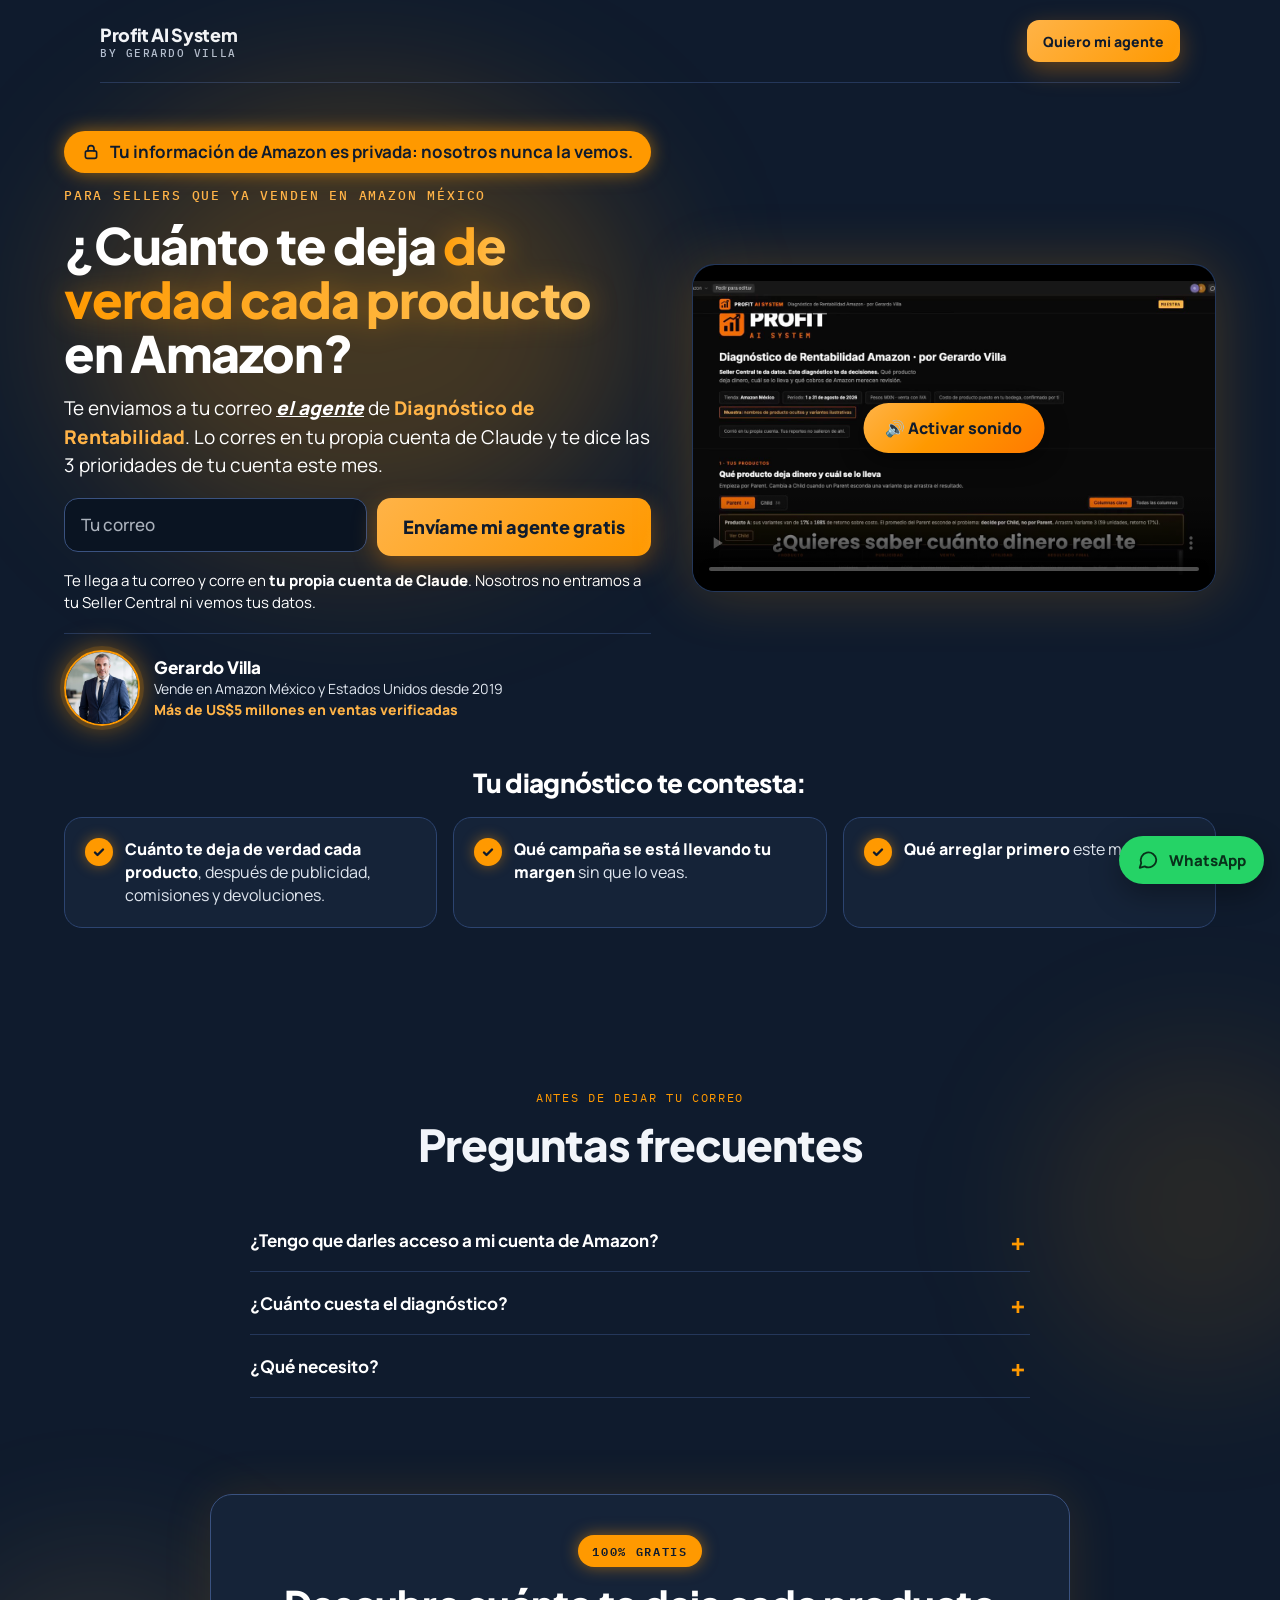
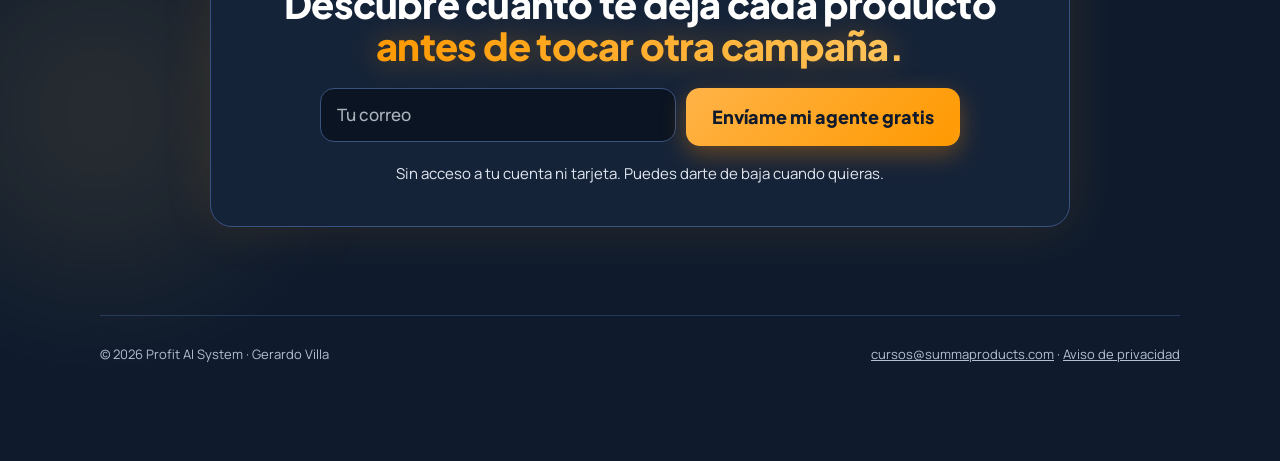
<file: index.html>
<!doctype html>
<html lang="es">
<head>
<meta charset="utf-8">
<meta name="viewport" content="width=device-width,initial-scale=1,viewport-fit=cover">
<title>Profit AI System</title>
<link rel="preconnect" href="https://fonts.googleapis.com">
<link rel="preconnect" href="https://fonts.gstatic.com" crossorigin>
<link rel="stylesheet" href="https://fonts.googleapis.com/css2?family=Plus+Jakarta+Sans:wght@500;700;800&family=Manrope:wght@400;500;600;700&family=IBM+Plex+Mono:wght@500&display=swap">
<link rel="stylesheet" href="assets/styles.css?v=20261124a">
<!-- Meta Pixel Code -->
<script>
!function(f,b,e,v,n,t,s)
{if(f.fbq)return;n=f.fbq=function(){n.callMethod?
n.callMethod.apply(n,arguments):n.queue.push(arguments)};
if(!f._fbq)f._fbq=n;n.push=n;n.loaded=!0;n.version='2.0';
n.queue=[];t=b.createElement(e);t.async=!0;
t.src=v;s=b.getElementsByTagName(e)[0];
s.parentNode.insertBefore(t,s)}(window, document,'script',
'https://connect.facebook.net/en_US/fbevents.js');
fbq('init', '1524049399397099');
fbq('track', 'PageView');
</script>
<noscript><img height="1" width="1" style="display:none"
src="https://www.facebook.com/tr?id=1524049399397099&ev=PageView&noscript=1"
/></noscript>
<!-- End Meta Pixel Code -->
<!-- Vigía de envío de ChatGPT Ads: anota solo las solicitudes a openai.com cuyo contenido trae "lead_created" (no manda nada) -->
<script>!function(w){var R=/^https:\/\/([a-z0-9-]+\.)*openai\.com\//,L="lead_created",E=w.__oaiEnvios=[];function reg(u,b,via){var e=null;try{if(!R.test(String(u&&u.url||u)))return null;var c=function(t){if(e||typeof t!=="string"||t.indexOf(L)<0)return;e={via:via,t:Date.now(),estado:null};E.push(e);try{w.dispatchEvent(new CustomEvent("oai-lead-solicitud",{detail:e}))}catch(x){}};if(typeof b==="string")c(b);else if(b instanceof URLSearchParams)c(b.toString());else if(b&&typeof b.text==="function")b.text().then(c,function(){});}catch(x){}return function(s){if(e){e.estado=s;try{w.dispatchEvent(new CustomEvent("oai-lead-respuesta",{detail:e}))}catch(x){}}}}var f=w.fetch;if(f)w.fetch=function(i,o){var r=reg(i,o&&o.body,"fetch");var p=f.apply(this,arguments);if(r)p.then(function(x){r(x.status||"opaca")},function(){r("error")});return p};var n=w.navigator;if(n&&n.sendBeacon){var sb=n.sendBeacon.bind(n);n.sendBeacon=function(u,d){var r=reg(u,d,"beacon");var ok=sb(u,d);if(r)r(ok?"en cola":"rechazada");return ok}}var X=w.XMLHttpRequest&&w.XMLHttpRequest.prototype;if(X){var op=X.open,se=X.send;X.open=function(m,u){this.__oaiU=u;return op.apply(this,arguments)};X.send=function(b){var r=reg(this.__oaiU,b,"xhr"),x=this;if(r)x.addEventListener("loadend",function(){r(x.status||"error")});return se.apply(this,arguments)}}}(window);</script>
<!-- ChatGPT Ads (OpenAI) Pixel: debug solo con ?oai_debug=1 en la URL -->
<script>!function(w,d,s,u){if(w.oaiq)return;var q=function(){q.q.push(arguments)};q.q=[];w.oaiq=q;var j=d.createElement(s);j.async=1;j.src=u;var f=d.getElementsByTagName(s)[0];f.parentNode.insertBefore(j,f)}(window,document,"script","https://bzrcdn.openai.com/sdk/oaiq.min.js");oaiq("init",{pixelId:"CTZKDrCM46o4jcM1QPURTB",debug:/[?&]oai_debug=1(&|$)/.test(location.search)});</script>
<!-- End ChatGPT Ads Pixel -->
</head>
<body data-pagina="inicio">
<div class="wrap"><nav>
  <a class="brand" href="index.html">Profit AI System<small>by Gerardo Villa</small></a>
  <a class="btn btn-glow" href="#correo">Quiero mi agente</a>
</nav></div>
<main>
<section class="ih" id="correo">
  <div class="ih-wrap">
    <div class="ih-izq">
      <p class="privado"><svg width="18" height="18" viewBox="0 0 24 24" aria-hidden="true"><rect x="4.5" y="10.5" width="15" height="10" rx="2.5"/><path d="M8 10.5V7.5a4 4 0 0 1 8 0v3"/></svg><span>Tu información de Amazon es privada: nosotros nunca la vemos.</span></p>
      <span class="ih-kicker">Para sellers que ya venden en Amazon México</span>
      <h1>¿Cuánto te deja <span class="dorado">de verdad cada producto</span> en Amazon?</h1>
      <p class="ih-sub">Te enviamos a tu correo <b><i><u>el agente</u></i></b> de <b class="claro">Diagnóstico de Rentabilidad</b>. Lo corres en tu propia cuenta de Claude y te dice las 3 prioridades de tu cuenta este mes.</p>
      <form class="capture ih-form" data-capture>
        <div class="row"><input id="email-hero" type="email" required placeholder="Tu correo" autocomplete="email" aria-label="Tu correo"><button class="btn btn-glow" type="submit">Envíame mi agente gratis</button></div>
      </form>
      <p class="ih-nota">Te llega a tu correo y corre en <b>tu propia cuenta de Claude</b>. Nosotros no entramos a tu Seller Central ni vemos tus datos.</p>
      <div class="ih-gerardo">
        <img src="assets/gerardo.jpg" alt="Gerardo Villa">
        <div><b>Gerardo Villa</b><span>Vende en Amazon México y Estados Unidos desde 2019</span><span class="dato">Más de US$5 millones en ventas verificadas</span></div>
      </div>
    </div>
    <div class="ih-video"><div class="video" data-video="VIDEO_PORTADA_URL" data-evento-video="vio_video" aria-label="Video 1 · Así se ve Profit AI System en 30 segundos"><div class="play"><svg width="28" height="28" viewBox="0 0 24 24"><path d="M6 4l14 8-14 8z"/></svg></div><span class="vtag">Video 1 · Así se ve Profit AI System en 30 segundos · por grabar</span></div></div>
    <div class="ih-contesta">
      <h2>Tu diagnóstico te contesta:</h2>
      <ul>
        <li><i aria-hidden="true"><svg width="16" height="16" viewBox="0 0 16 16"><path d="M4 8.5l2.5 2.5L12 5.5"/></svg></i><span><b>Cuánto te deja de verdad cada producto</b>, después de publicidad, comisiones y devoluciones.</span></li>
        <li><i aria-hidden="true"><svg width="16" height="16" viewBox="0 0 16 16"><path d="M4 8.5l2.5 2.5L12 5.5"/></svg></i><span><b>Qué campaña se está llevando tu margen</b> sin que lo veas.</span></li>
        <li><i aria-hidden="true"><svg width="16" height="16" viewBox="0 0 16 16"><path d="M4 8.5l2.5 2.5L12 5.5"/></svg></i><span><b>Qué arreglar primero</b> este mes.</span></li>
      </ul>
    </div>
  </div>
</section>

<section class="ih-faq">
  <div class="wrap" style="max-width:820px">
    <div class="head"><span class="eyebrow">Antes de dejar tu correo</span><h2>Preguntas frecuentes</h2></div>
    <details><summary>¿Tengo que darles acceso a mi cuenta de Amazon?</summary><p>No. Tú descargas tus reportes y todo corre en tu propia cuenta de Claude. Tus números no salen de ahí.</p></details>
    <details><summary>¿Cuánto cuesta el diagnóstico?</summary><p>Nada. Solo deja tu correo y te lo enviamos.</p></details>
    <details><summary>¿Qué necesito?</summary><p>Una cuenta de Amazon México que ya venda, tus reportes, tus costos por producto y una cuenta de Claude (se paga aparte).</p></details>
  </div>
</section>

<section class="ih-cierre-sec">
  <div class="wrap">
    <div class="ih-cierre">
      <span class="gratis">100% gratis</span>
      <h2>Descubre cuánto te deja cada producto <span class="dorado">antes de tocar otra campaña.</span></h2>
      <form class="capture ih-form" data-capture>
        <div class="row"><input id="email-final" type="email" required placeholder="Tu correo" autocomplete="email" aria-label="Tu correo"><button class="btn btn-glow" type="submit">Envíame mi agente gratis</button></div>
      </form>
      <p class="ih-nota2">Sin acceso a tu cuenta ni tarjeta. Puedes darte de baja cuando quieras.</p>
    </div>
  </div>
</section>
</main>
<div class="wrap"><footer>
  <span>© 2026 Profit AI System · Gerardo Villa</span>
  <span><a href="#" data-href="CORREO_MAILTO" data-cfg="CORREO"></a> · <a href="aviso-de-privacidad.html">Aviso de privacidad</a></span>
</footer></div>
<a class="wa" href="#" data-href="WHATSAPP_URL" target="_blank" rel="noopener" aria-label="Escríbenos por WhatsApp">
  <svg width="22" height="22" viewBox="0 0 24 24"><path d="M21 11.5a8.5 8.5 0 0 1-12.6 7.4L3 20.5l1.6-5.2A8.5 8.5 0 1 1 21 11.5z"/></svg><span>WhatsApp</span>
</a>
<script src="assets/config.js?v=20261124a"></script>
<script src="assets/app.js?v=20261124a"></script>
</body>
</html>
</file>
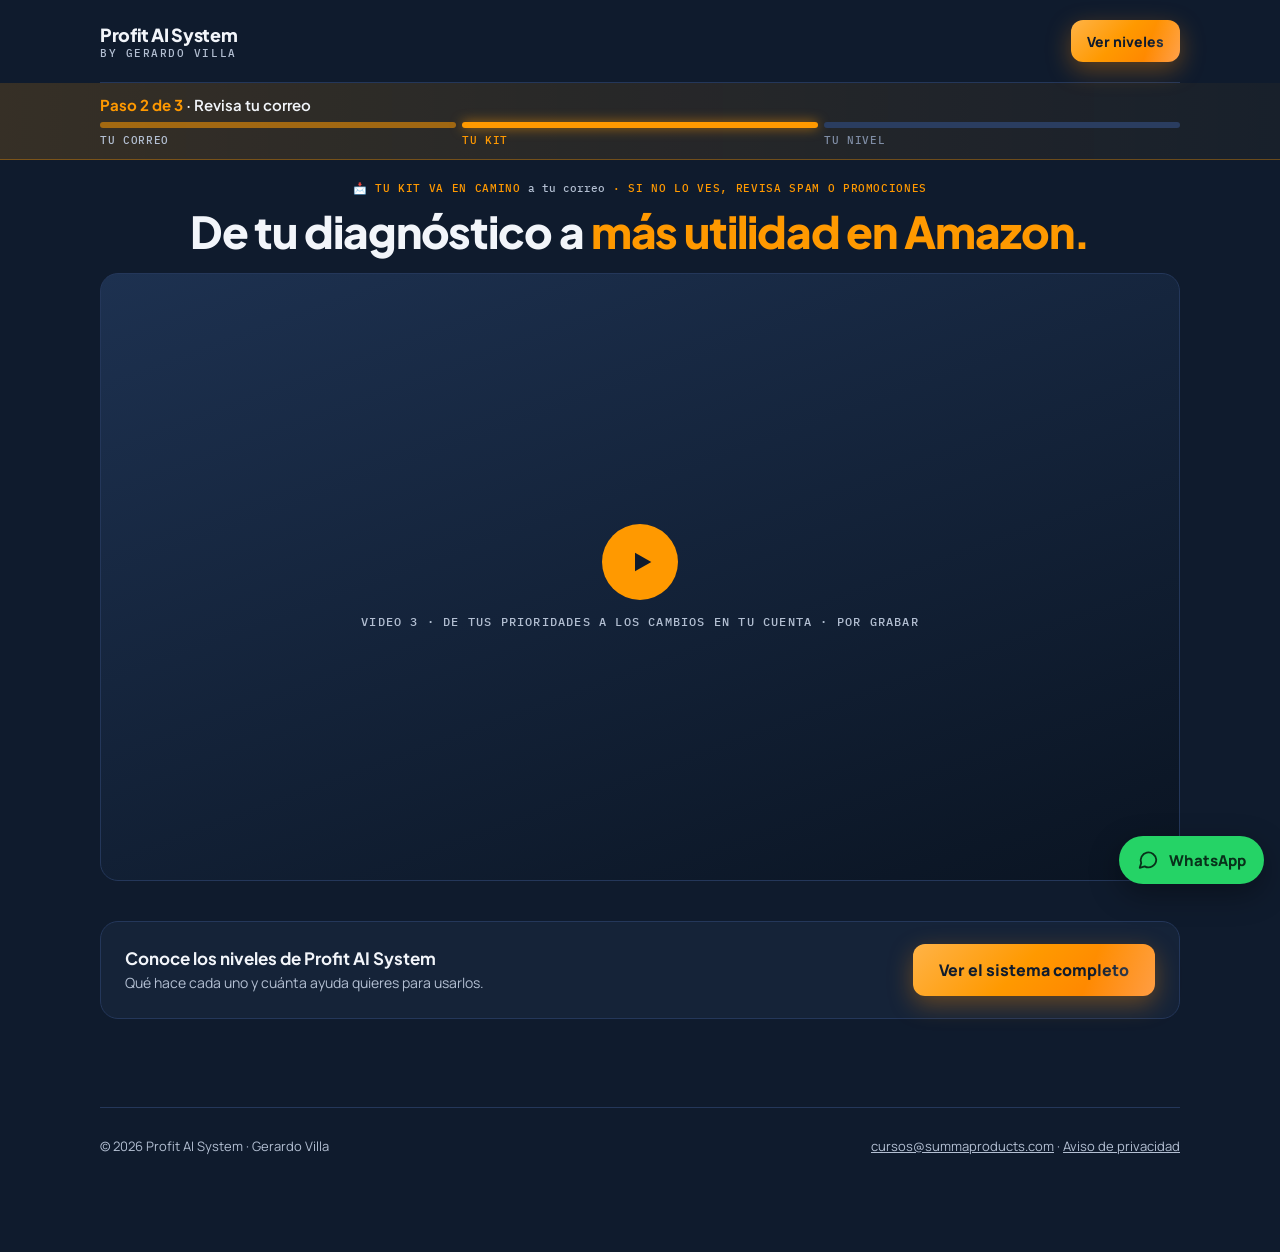
<file: acceso.html>
<!doctype html>
<html lang="es">
<head>
<meta charset="utf-8">
<meta name="viewport" content="width=device-width,initial-scale=1,viewport-fit=cover">
<title>Tu diagnóstico · Profit AI System</title>
<link rel="preconnect" href="https://fonts.googleapis.com">
<link rel="preconnect" href="https://fonts.gstatic.com" crossorigin>
<link rel="stylesheet" href="https://fonts.googleapis.com/css2?family=Plus+Jakarta+Sans:wght@500;700;800&family=Manrope:wght@400;500;600;700&family=IBM+Plex+Mono:wght@500&display=swap">
<link rel="stylesheet" href="assets/styles.css?v=20261124a">
<!-- Meta Pixel Code -->
<script>
!function(f,b,e,v,n,t,s)
{if(f.fbq)return;n=f.fbq=function(){n.callMethod?
n.callMethod.apply(n,arguments):n.queue.push(arguments)};
if(!f._fbq)f._fbq=n;n.push=n;n.loaded=!0;n.version='2.0';
n.queue=[];t=b.createElement(e);t.async=!0;
t.src=v;s=b.getElementsByTagName(e)[0];
s.parentNode.insertBefore(t,s)}(window, document,'script',
'https://connect.facebook.net/en_US/fbevents.js');
fbq('init', '1524049399397099');
fbq('track', 'PageView');
</script>
<noscript><img height="1" width="1" style="display:none"
src="https://www.facebook.com/tr?id=1524049399397099&ev=PageView&noscript=1"
/></noscript>
<!-- End Meta Pixel Code -->
<!-- Vigía de envío de ChatGPT Ads: anota solo las solicitudes a openai.com cuyo contenido trae "lead_created" (no manda nada) -->
<script>!function(w){var R=/^https:\/\/([a-z0-9-]+\.)*openai\.com\//,L="lead_created",E=w.__oaiEnvios=[];function reg(u,b,via){var e=null;try{if(!R.test(String(u&&u.url||u)))return null;var c=function(t){if(e||typeof t!=="string"||t.indexOf(L)<0)return;e={via:via,t:Date.now(),estado:null};E.push(e);try{w.dispatchEvent(new CustomEvent("oai-lead-solicitud",{detail:e}))}catch(x){}};if(typeof b==="string")c(b);else if(b instanceof URLSearchParams)c(b.toString());else if(b&&typeof b.text==="function")b.text().then(c,function(){});}catch(x){}return function(s){if(e){e.estado=s;try{w.dispatchEvent(new CustomEvent("oai-lead-respuesta",{detail:e}))}catch(x){}}}}var f=w.fetch;if(f)w.fetch=function(i,o){var r=reg(i,o&&o.body,"fetch");var p=f.apply(this,arguments);if(r)p.then(function(x){r(x.status||"opaca")},function(){r("error")});return p};var n=w.navigator;if(n&&n.sendBeacon){var sb=n.sendBeacon.bind(n);n.sendBeacon=function(u,d){var r=reg(u,d,"beacon");var ok=sb(u,d);if(r)r(ok?"en cola":"rechazada");return ok}}var X=w.XMLHttpRequest&&w.XMLHttpRequest.prototype;if(X){var op=X.open,se=X.send;X.open=function(m,u){this.__oaiU=u;return op.apply(this,arguments)};X.send=function(b){var r=reg(this.__oaiU,b,"xhr"),x=this;if(r)x.addEventListener("loadend",function(){r(x.status||"error")});return se.apply(this,arguments)}}}(window);</script>
<!-- ChatGPT Ads (OpenAI) Pixel: debug solo con ?oai_debug=1 en la URL -->
<script>!function(w,d,s,u){if(w.oaiq)return;var q=function(){q.q.push(arguments)};q.q=[];w.oaiq=q;var j=d.createElement(s);j.async=1;j.src=u;var f=d.getElementsByTagName(s)[0];f.parentNode.insertBefore(j,f)}(window,document,"script","https://bzrcdn.openai.com/sdk/oaiq.min.js");oaiq("init",{pixelId:"CTZKDrCM46o4jcM1QPURTB",debug:/[?&]oai_debug=1(&|$)/.test(location.search)});</script>
<!-- End ChatGPT Ads Pixel -->
</head>
<body data-pagina="acceso">
<div class="wrap"><nav>
  <a class="brand" href="index.html">Profit AI System<small>by Gerardo Villa</small></a>
  <a class="btn btn-glow" href="sistema.html#niveles">Ver niveles</a>
</nav></div>
<div class="pasos"><div class="wrap"><p><b>Paso 2 de 3</b> · Revisa tu correo</p><ol><li class="ok"><span>Tu correo</span></li><li class="on"><span>Tu kit</span></li><li class=""><span>Tu nivel</span></li></ol></div></div>
<main>
<div class="wrap">
<section style="padding-top:20px">
  <p class="kit-nota">📩 Tu kit va en camino <span id="correo-destino">a tu correo</span> · Si no lo ves, revisa Spam o Promociones</p>
  <div class="head" id="vsl" style="margin:10px auto 18px;scroll-margin-top:24px"><h2>De tu diagnóstico a <em>más utilidad en Amazon.</em></h2></div>
  <div class="video video-grande" data-video="VIDEO_PRIORIDADES_URL" data-evento-video="vio_video" aria-label="Video 3 · De tus prioridades a los cambios en tu cuenta"><div class="play"><svg viewBox="0 0 24 24"><path d="M6 4l14 8-14 8z"/></svg></div><span class="vtag">Video 3 · De tus prioridades a los cambios en tu cuenta · por grabar</span></div>
  <div class="next"><div><b style="font-family:var(--f-display)">Conoce los niveles de Profit AI System</b><p class="muted" style="font-size:14px">Qué hace cada uno y cuánta ayuda quieres para usarlos.</p></div><a class="btn btn-glow" href="sistema.html#niveles">Ver el sistema completo</a></div>
</section>
</div>

</main>
<div class="wrap"><footer>
  <span>© 2026 Profit AI System · Gerardo Villa</span>
  <span><a href="#" data-href="CORREO_MAILTO" data-cfg="CORREO"></a> · <a href="aviso-de-privacidad.html">Aviso de privacidad</a></span>
</footer></div>
<a class="wa" href="#" data-href="WHATSAPP_URL" target="_blank" rel="noopener" aria-label="Escríbenos por WhatsApp">
  <svg viewBox="0 0 24 24"><path d="M21 11.5a8.5 8.5 0 0 1-12.6 7.4L3 20.5l1.6-5.2A8.5 8.5 0 1 1 21 11.5z"/></svg><span>WhatsApp</span>
</a>
<script src="assets/config.js?v=20261124a"></script>
<script src="assets/app.js?v=20261124a"></script>
</body>
</html>
</file>
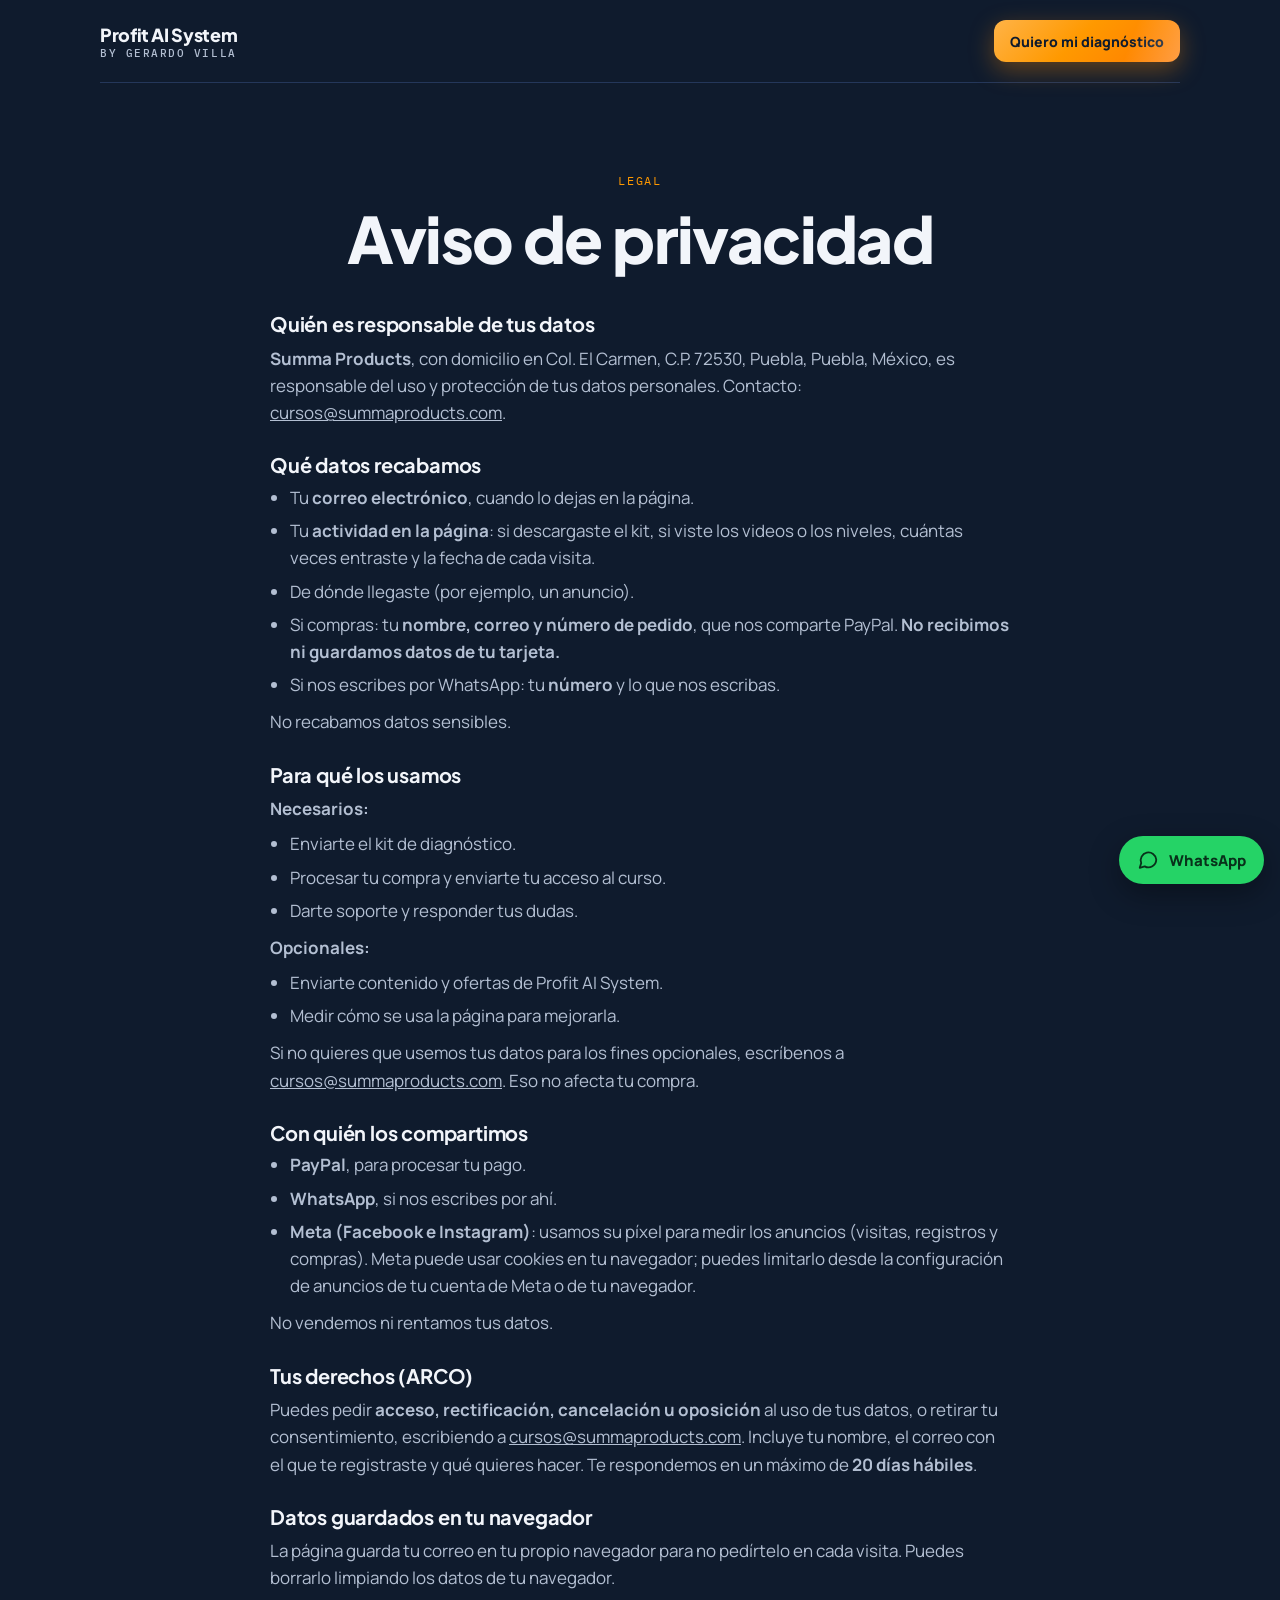
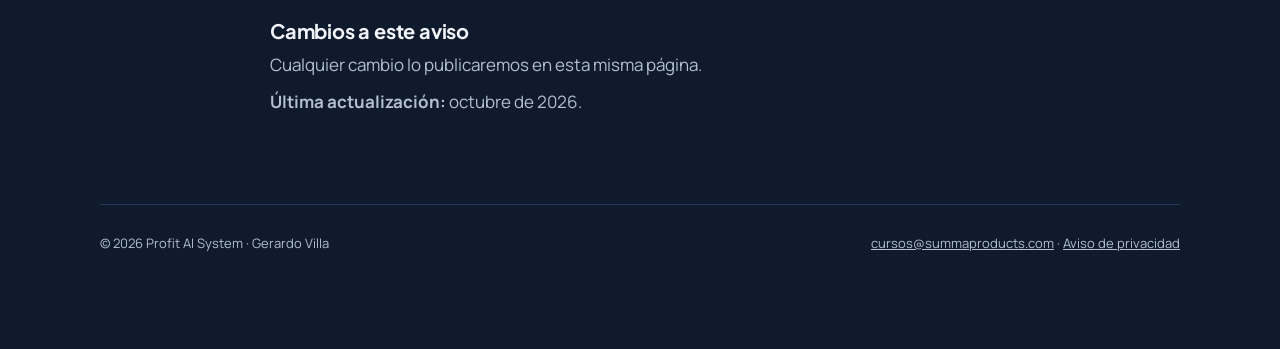
<file: aviso-de-privacidad.html>
<!doctype html>
<html lang="es">
<head>
<meta charset="utf-8">
<meta name="viewport" content="width=device-width,initial-scale=1,viewport-fit=cover">
<title>Profit AI System</title>
<link rel="preconnect" href="https://fonts.googleapis.com">
<link rel="preconnect" href="https://fonts.gstatic.com" crossorigin>
<link rel="stylesheet" href="https://fonts.googleapis.com/css2?family=Plus+Jakarta+Sans:wght@500;700;800&family=Manrope:wght@400;500;600;700&family=IBM+Plex+Mono:wght@500&display=swap">
<link rel="stylesheet" href="assets/styles.css?v=20261124a">
<!-- Meta Pixel Code -->
<script>
!function(f,b,e,v,n,t,s)
{if(f.fbq)return;n=f.fbq=function(){n.callMethod?
n.callMethod.apply(n,arguments):n.queue.push(arguments)};
if(!f._fbq)f._fbq=n;n.push=n;n.loaded=!0;n.version='2.0';
n.queue=[];t=b.createElement(e);t.async=!0;
t.src=v;s=b.getElementsByTagName(e)[0];
s.parentNode.insertBefore(t,s)}(window, document,'script',
'https://connect.facebook.net/en_US/fbevents.js');
fbq('init', '1524049399397099');
fbq('track', 'PageView');
</script>
<noscript><img height="1" width="1" style="display:none"
src="https://www.facebook.com/tr?id=1524049399397099&ev=PageView&noscript=1"
/></noscript>
<!-- End Meta Pixel Code -->
<!-- Vigía de envío de ChatGPT Ads: anota solo las solicitudes a openai.com cuyo contenido trae "lead_created" (no manda nada) -->
<script>!function(w){var R=/^https:\/\/([a-z0-9-]+\.)*openai\.com\//,L="lead_created",E=w.__oaiEnvios=[];function reg(u,b,via){var e=null;try{if(!R.test(String(u&&u.url||u)))return null;var c=function(t){if(e||typeof t!=="string"||t.indexOf(L)<0)return;e={via:via,t:Date.now(),estado:null};E.push(e);try{w.dispatchEvent(new CustomEvent("oai-lead-solicitud",{detail:e}))}catch(x){}};if(typeof b==="string")c(b);else if(b instanceof URLSearchParams)c(b.toString());else if(b&&typeof b.text==="function")b.text().then(c,function(){});}catch(x){}return function(s){if(e){e.estado=s;try{w.dispatchEvent(new CustomEvent("oai-lead-respuesta",{detail:e}))}catch(x){}}}}var f=w.fetch;if(f)w.fetch=function(i,o){var r=reg(i,o&&o.body,"fetch");var p=f.apply(this,arguments);if(r)p.then(function(x){r(x.status||"opaca")},function(){r("error")});return p};var n=w.navigator;if(n&&n.sendBeacon){var sb=n.sendBeacon.bind(n);n.sendBeacon=function(u,d){var r=reg(u,d,"beacon");var ok=sb(u,d);if(r)r(ok?"en cola":"rechazada");return ok}}var X=w.XMLHttpRequest&&w.XMLHttpRequest.prototype;if(X){var op=X.open,se=X.send;X.open=function(m,u){this.__oaiU=u;return op.apply(this,arguments)};X.send=function(b){var r=reg(this.__oaiU,b,"xhr"),x=this;if(r)x.addEventListener("loadend",function(){r(x.status||"error")});return se.apply(this,arguments)}}}(window);</script>
<!-- ChatGPT Ads (OpenAI) Pixel: debug solo con ?oai_debug=1 en la URL -->
<script>!function(w,d,s,u){if(w.oaiq)return;var q=function(){q.q.push(arguments)};q.q=[];w.oaiq=q;var j=d.createElement(s);j.async=1;j.src=u;var f=d.getElementsByTagName(s)[0];f.parentNode.insertBefore(j,f)}(window,document,"script","https://bzrcdn.openai.com/sdk/oaiq.min.js");oaiq("init",{pixelId:"CTZKDrCM46o4jcM1QPURTB",debug:/[?&]oai_debug=1(&|$)/.test(location.search)});</script>
<!-- End ChatGPT Ads Pixel -->
</head>
<body data-pagina="aviso">
<div class="wrap"><nav>
  <a class="brand" href="index.html">Profit AI System<small>by Gerardo Villa</small></a>
  <a class="btn btn-glow" href="index.html#correo">Quiero mi diagnóstico</a>
</nav></div>
<main><section><div class="wrap" style="max-width:780px">
<div class="head"><span class="eyebrow">Legal</span><h1>Aviso de privacidad</h1></div>
<h3 style="margin-top:28px">Quién es responsable de tus datos</h3>
<p class="muted" style="margin-top:10px"><b>Summa Products</b>, con domicilio en Col. El Carmen, C.P. 72530, Puebla, Puebla, México, es responsable del uso y protección de tus datos personales. Contacto: <a href="mailto:cursos@summaproducts.com">cursos@summaproducts.com</a>.</p>
<h3 style="margin-top:28px">Qué datos recabamos</h3>
<ul class="muted" style="margin:8px 0 0;padding-left:20px;display:grid;gap:6px"><li>Tu <b>correo electrónico</b>, cuando lo dejas en la página.</li><li>Tu <b>actividad en la página</b>: si descargaste el kit, si viste los videos o los niveles, cuántas veces entraste y la fecha de cada visita.</li><li>De dónde llegaste (por ejemplo, un anuncio).</li><li>Si compras: tu <b>nombre, correo y número de pedido</b>, que nos comparte PayPal. <b>No recibimos ni guardamos datos de tu tarjeta.</b></li><li>Si nos escribes por WhatsApp: tu <b>número</b> y lo que nos escribas.</li></ul>
<p class="muted" style="margin-top:10px">No recabamos datos sensibles.</p>
<h3 style="margin-top:28px">Para qué los usamos</h3>
<p class="muted" style="margin-top:10px"><b>Necesarios:</b></p>
<ul class="muted" style="margin:8px 0 0;padding-left:20px;display:grid;gap:6px"><li>Enviarte el kit de diagnóstico.</li><li>Procesar tu compra y enviarte tu acceso al curso.</li><li>Darte soporte y responder tus dudas.</li></ul>
<p class="muted" style="margin-top:10px"><b>Opcionales:</b></p>
<ul class="muted" style="margin:8px 0 0;padding-left:20px;display:grid;gap:6px"><li>Enviarte contenido y ofertas de Profit AI System.</li><li>Medir cómo se usa la página para mejorarla.</li></ul>
<p class="muted" style="margin-top:10px">Si no quieres que usemos tus datos para los fines opcionales, escríbenos a <a href="mailto:cursos@summaproducts.com">cursos@summaproducts.com</a>. Eso no afecta tu compra.</p>
<h3 style="margin-top:28px">Con quién los compartimos</h3>
<ul class="muted" style="margin:8px 0 0;padding-left:20px;display:grid;gap:6px"><li><b>PayPal</b>, para procesar tu pago.</li><li><b>WhatsApp</b>, si nos escribes por ahí.</li><li><b>Meta (Facebook e Instagram)</b>: usamos su píxel para medir los anuncios (visitas, registros y compras). Meta puede usar cookies en tu navegador; puedes limitarlo desde la configuración de anuncios de tu cuenta de Meta o de tu navegador.</li></ul>
<p class="muted" style="margin-top:10px">No vendemos ni rentamos tus datos.</p>
<h3 style="margin-top:28px">Tus derechos (ARCO)</h3>
<p class="muted" style="margin-top:10px">Puedes pedir <b>acceso, rectificación, cancelación u oposición</b> al uso de tus datos, o retirar tu consentimiento, escribiendo a <a href="mailto:cursos@summaproducts.com">cursos@summaproducts.com</a>. Incluye tu nombre, el correo con el que te registraste y qué quieres hacer. Te respondemos en un máximo de <b>20 días hábiles</b>.</p>
<h3 style="margin-top:28px">Datos guardados en tu navegador</h3>
<p class="muted" style="margin-top:10px">La página guarda tu correo en tu propio navegador para no pedírtelo en cada visita. Puedes borrarlo limpiando los datos de tu navegador.</p>
<h3 style="margin-top:28px">Cambios a este aviso</h3>
<p class="muted" style="margin-top:10px">Cualquier cambio lo publicaremos en esta misma página.</p>
<p class="muted" style="margin-top:10px"><b>Última actualización:</b> octubre de 2026.</p>
</div></section></main>
<div class="wrap"><footer>
  <span>© 2026 Profit AI System · Gerardo Villa</span>
  <span><a href="#" data-href="CORREO_MAILTO" data-cfg="CORREO"></a> · <a href="aviso-de-privacidad.html">Aviso de privacidad</a></span>
</footer></div>
<a class="wa" href="#" data-href="WHATSAPP_URL" target="_blank" rel="noopener" aria-label="Escríbenos por WhatsApp">
  <svg viewBox="0 0 24 24"><path d="M21 11.5a8.5 8.5 0 0 1-12.6 7.4L3 20.5l1.6-5.2A8.5 8.5 0 1 1 21 11.5z"/></svg><span>WhatsApp</span>
</a>
<script src="assets/config.js?v=20261124a"></script>
<script src="assets/app.js?v=20261124a"></script>
</body>
</html>
</file>
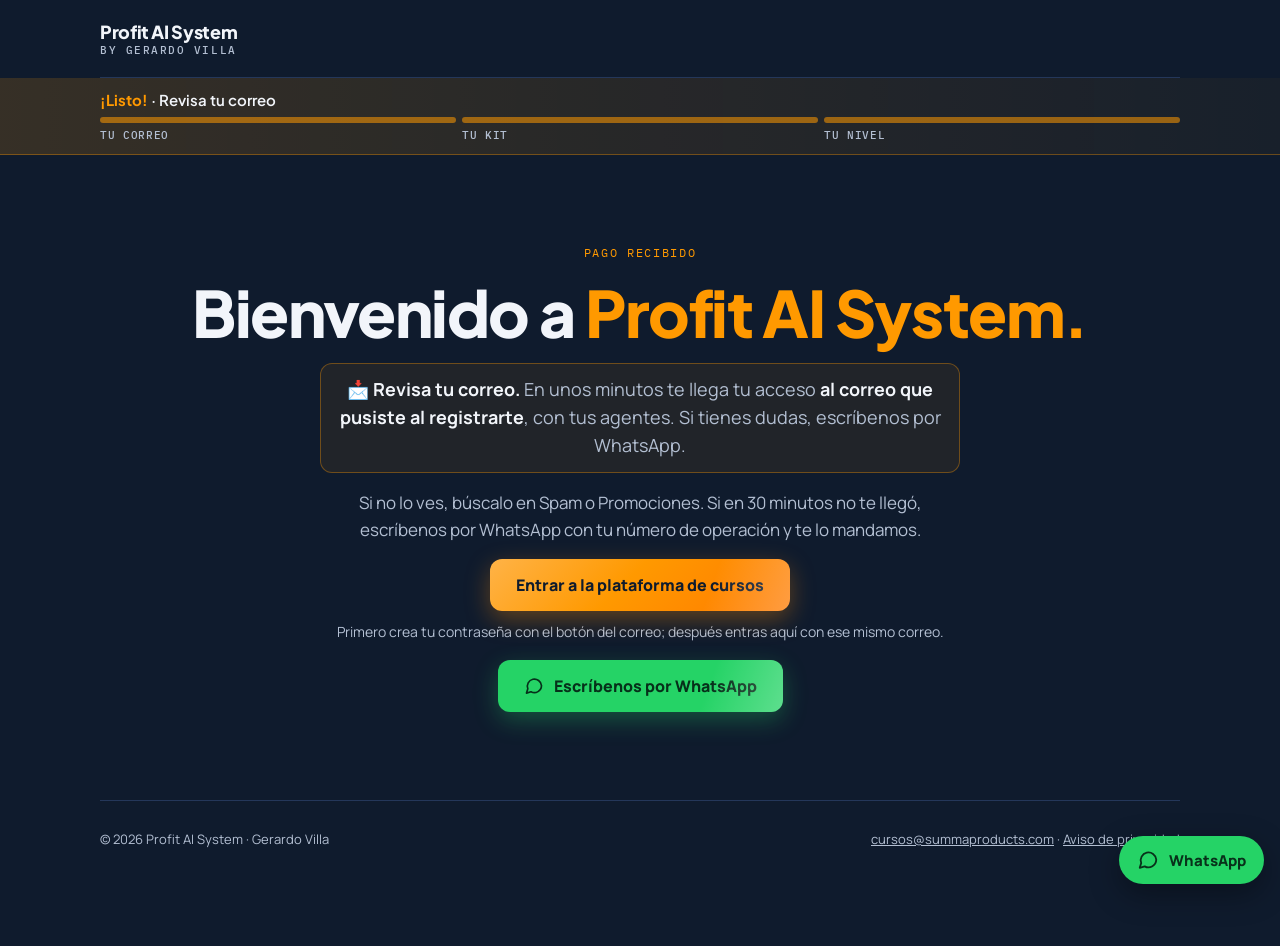
<file: gracias.html>
<!doctype html>
<html lang="es">
<head>
<meta charset="utf-8">
<meta name="viewport" content="width=device-width,initial-scale=1,viewport-fit=cover">
<title>Gracias · Profit AI System</title>
<link rel="preconnect" href="https://fonts.googleapis.com">
<link rel="preconnect" href="https://fonts.gstatic.com" crossorigin>
<link rel="stylesheet" href="https://fonts.googleapis.com/css2?family=Plus+Jakarta+Sans:wght@500;700;800&family=Manrope:wght@400;500;600;700&family=IBM+Plex+Mono:wght@500&display=swap">
<link rel="stylesheet" href="assets/styles.css?v=20261124a">
<!-- Meta Pixel Code -->
<script>
!function(f,b,e,v,n,t,s)
{if(f.fbq)return;n=f.fbq=function(){n.callMethod?
n.callMethod.apply(n,arguments):n.queue.push(arguments)};
if(!f._fbq)f._fbq=n;n.push=n;n.loaded=!0;n.version='2.0';
n.queue=[];t=b.createElement(e);t.async=!0;
t.src=v;s=b.getElementsByTagName(e)[0];
s.parentNode.insertBefore(t,s)}(window, document,'script',
'https://connect.facebook.net/en_US/fbevents.js');
fbq('init', '1524049399397099');
fbq('track', 'PageView');
</script>
<noscript><img height="1" width="1" style="display:none"
src="https://www.facebook.com/tr?id=1524049399397099&ev=PageView&noscript=1"
/></noscript>
<!-- End Meta Pixel Code -->
<!-- Vigía de envío de ChatGPT Ads: anota solo las solicitudes a openai.com cuyo contenido trae "lead_created" (no manda nada) -->
<script>!function(w){var R=/^https:\/\/([a-z0-9-]+\.)*openai\.com\//,L="lead_created",E=w.__oaiEnvios=[];function reg(u,b,via){var e=null;try{if(!R.test(String(u&&u.url||u)))return null;var c=function(t){if(e||typeof t!=="string"||t.indexOf(L)<0)return;e={via:via,t:Date.now(),estado:null};E.push(e);try{w.dispatchEvent(new CustomEvent("oai-lead-solicitud",{detail:e}))}catch(x){}};if(typeof b==="string")c(b);else if(b instanceof URLSearchParams)c(b.toString());else if(b&&typeof b.text==="function")b.text().then(c,function(){});}catch(x){}return function(s){if(e){e.estado=s;try{w.dispatchEvent(new CustomEvent("oai-lead-respuesta",{detail:e}))}catch(x){}}}}var f=w.fetch;if(f)w.fetch=function(i,o){var r=reg(i,o&&o.body,"fetch");var p=f.apply(this,arguments);if(r)p.then(function(x){r(x.status||"opaca")},function(){r("error")});return p};var n=w.navigator;if(n&&n.sendBeacon){var sb=n.sendBeacon.bind(n);n.sendBeacon=function(u,d){var r=reg(u,d,"beacon");var ok=sb(u,d);if(r)r(ok?"en cola":"rechazada");return ok}}var X=w.XMLHttpRequest&&w.XMLHttpRequest.prototype;if(X){var op=X.open,se=X.send;X.open=function(m,u){this.__oaiU=u;return op.apply(this,arguments)};X.send=function(b){var r=reg(this.__oaiU,b,"xhr"),x=this;if(r)x.addEventListener("loadend",function(){r(x.status||"error")});return se.apply(this,arguments)}}}(window);</script>
<!-- ChatGPT Ads (OpenAI) Pixel: debug solo con ?oai_debug=1 en la URL -->
<script>!function(w,d,s,u){if(w.oaiq)return;var q=function(){q.q.push(arguments)};q.q=[];w.oaiq=q;var j=d.createElement(s);j.async=1;j.src=u;var f=d.getElementsByTagName(s)[0];f.parentNode.insertBefore(j,f)}(window,document,"script","https://bzrcdn.openai.com/sdk/oaiq.min.js");oaiq("init",{pixelId:"CTZKDrCM46o4jcM1QPURTB",debug:/[?&]oai_debug=1(&|$)/.test(location.search)});</script>
<!-- End ChatGPT Ads Pixel -->
</head>
<body data-pagina="gracias">
<div class="wrap"><nav>
  <a class="brand" href="index.html">Profit AI System<small>by Gerardo Villa</small></a>
</nav></div>
<div class="pasos listo"><div class="wrap"><p><b>¡Listo!</b> · Revisa tu correo</p><ol><li class="ok"><span>Tu correo</span></li><li class="ok"><span>Tu kit</span></li><li class="ok"><span>Tu nivel</span></li></ol></div></div>
<main><section><div class="wrap final">
  <span class="eyebrow">Pago recibido</span>
  <h1 data-nivel="2">Bienvenido a <em>Profit AI System.</em></h1>
  <h1 data-nivel="1" hidden>Bienvenido a tu <em>Kit de Utilidad.</em></h1>
  <div class="aviso-correo" style="max-width:640px;font-size:18px">📩 <b>Revisa tu correo.</b> En unos minutos te llega tu acceso <b id="correo-destino">al correo que pusiste al registrarte</b>, con tus agentes. Si tienes dudas, escríbenos por WhatsApp.</div>
  <p class="muted" style="max-width:640px">Si no lo ves, búscalo en Spam o Promociones. Si en 30 minutos no te llegó, escríbenos por WhatsApp con tu número de operación y te lo mandamos.</p>
  <p class="muted" id="pedido" hidden style="font-family:var(--f-mono);font-size:13px"></p>
  <a class="btn btn-glow" href="https://cursos-gv.summaproducts.workers.dev" target="_blank" rel="noopener">Entrar a la plataforma de cursos</a>
  <p class="muted" style="max-width:640px;font-size:14px;margin-top:-6px">Primero crea tu contraseña con el botón del correo; después entras aquí con ese mismo correo.</p>
  <a class="btn wa-btn" href="#" data-href="WHATSAPP_URL"><svg viewBox="0 0 24 24" aria-hidden="true"><path d="M21 11.5a8.5 8.5 0 0 1-12.6 7.4L3 20.5l1.6-5.2A8.5 8.5 0 1 1 21 11.5z"/></svg>Escríbenos por WhatsApp</a>
</div></section></main>
<script>(function(){var id=new URLSearchParams(location.search).get("pedido");if(id){var p=document.getElementById("pedido");p.textContent="Número de operación de PayPal: "+id;p.hidden=false;}})();</script>
<div class="wrap"><footer>
  <span>© 2026 Profit AI System · Gerardo Villa</span>
  <span><a href="#" data-href="CORREO_MAILTO" data-cfg="CORREO"></a> · <a href="aviso-de-privacidad.html">Aviso de privacidad</a></span>
</footer></div>
<a class="wa" href="#" data-href="WHATSAPP_URL" target="_blank" rel="noopener" aria-label="Escríbenos por WhatsApp">
  <svg viewBox="0 0 24 24"><path d="M21 11.5a8.5 8.5 0 0 1-12.6 7.4L3 20.5l1.6-5.2A8.5 8.5 0 1 1 21 11.5z"/></svg><span>WhatsApp</span>
</a>
<script src="assets/config.js?v=20261124a"></script>
<script src="assets/app.js?v=20261124a"></script>
<script>if(window.ProfitAI)window.ProfitAI.palomita("pago",new URLSearchParams(location.search).get("pedido")||"");</script>
</body>
</html>
</file>
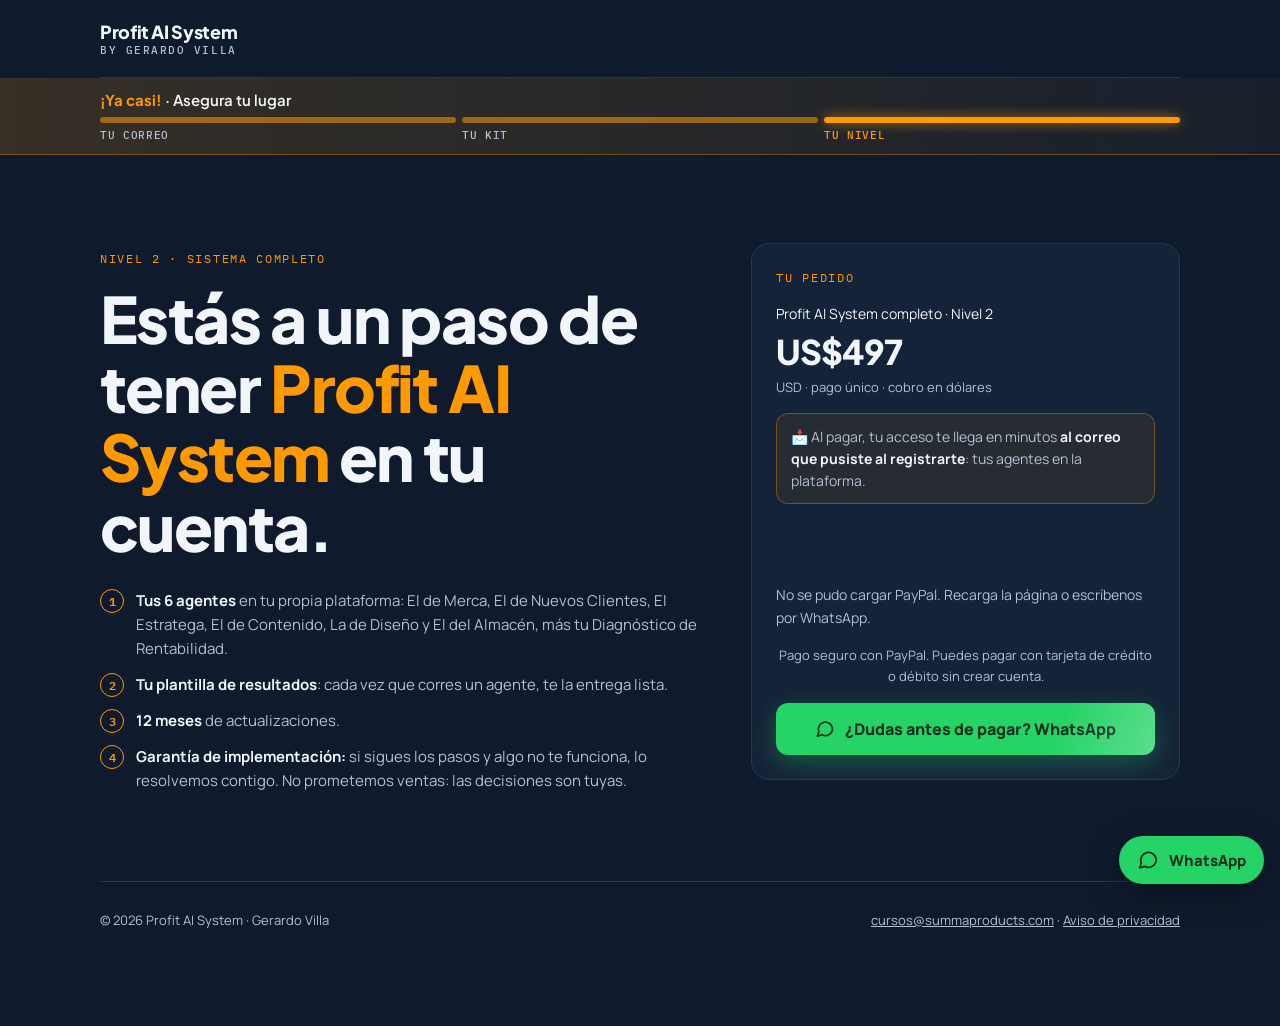
<file: pago.html>
<!doctype html>
<html lang="es">
<head>
<meta charset="utf-8">
<meta name="viewport" content="width=device-width,initial-scale=1,viewport-fit=cover">
<title>Pago · Profit AI System</title>
<link rel="preconnect" href="https://fonts.googleapis.com">
<link rel="preconnect" href="https://fonts.gstatic.com" crossorigin>
<link rel="stylesheet" href="https://fonts.googleapis.com/css2?family=Plus+Jakarta+Sans:wght@500;700;800&family=Manrope:wght@400;500;600;700&family=IBM+Plex+Mono:wght@500&display=swap">
<link rel="stylesheet" href="assets/styles.css?v=20261124a">
<!-- Meta Pixel Code -->
<script>
!function(f,b,e,v,n,t,s)
{if(f.fbq)return;n=f.fbq=function(){n.callMethod?
n.callMethod.apply(n,arguments):n.queue.push(arguments)};
if(!f._fbq)f._fbq=n;n.push=n;n.loaded=!0;n.version='2.0';
n.queue=[];t=b.createElement(e);t.async=!0;
t.src=v;s=b.getElementsByTagName(e)[0];
s.parentNode.insertBefore(t,s)}(window, document,'script',
'https://connect.facebook.net/en_US/fbevents.js');
fbq('init', '1524049399397099');
fbq('track', 'PageView');
</script>
<noscript><img height="1" width="1" style="display:none"
src="https://www.facebook.com/tr?id=1524049399397099&ev=PageView&noscript=1"
/></noscript>
<!-- End Meta Pixel Code -->
<!-- Vigía de envío de ChatGPT Ads: anota solo las solicitudes a openai.com cuyo contenido trae "lead_created" (no manda nada) -->
<script>!function(w){var R=/^https:\/\/([a-z0-9-]+\.)*openai\.com\//,L="lead_created",E=w.__oaiEnvios=[];function reg(u,b,via){var e=null;try{if(!R.test(String(u&&u.url||u)))return null;var c=function(t){if(e||typeof t!=="string"||t.indexOf(L)<0)return;e={via:via,t:Date.now(),estado:null};E.push(e);try{w.dispatchEvent(new CustomEvent("oai-lead-solicitud",{detail:e}))}catch(x){}};if(typeof b==="string")c(b);else if(b instanceof URLSearchParams)c(b.toString());else if(b&&typeof b.text==="function")b.text().then(c,function(){});}catch(x){}return function(s){if(e){e.estado=s;try{w.dispatchEvent(new CustomEvent("oai-lead-respuesta",{detail:e}))}catch(x){}}}}var f=w.fetch;if(f)w.fetch=function(i,o){var r=reg(i,o&&o.body,"fetch");var p=f.apply(this,arguments);if(r)p.then(function(x){r(x.status||"opaca")},function(){r("error")});return p};var n=w.navigator;if(n&&n.sendBeacon){var sb=n.sendBeacon.bind(n);n.sendBeacon=function(u,d){var r=reg(u,d,"beacon");var ok=sb(u,d);if(r)r(ok?"en cola":"rechazada");return ok}}var X=w.XMLHttpRequest&&w.XMLHttpRequest.prototype;if(X){var op=X.open,se=X.send;X.open=function(m,u){this.__oaiU=u;return op.apply(this,arguments)};X.send=function(b){var r=reg(this.__oaiU,b,"xhr"),x=this;if(r)x.addEventListener("loadend",function(){r(x.status||"error")});return se.apply(this,arguments)}}}(window);</script>
<!-- ChatGPT Ads (OpenAI) Pixel: debug solo con ?oai_debug=1 en la URL -->
<script>!function(w,d,s,u){if(w.oaiq)return;var q=function(){q.q.push(arguments)};q.q=[];w.oaiq=q;var j=d.createElement(s);j.async=1;j.src=u;var f=d.getElementsByTagName(s)[0];f.parentNode.insertBefore(j,f)}(window,document,"script","https://bzrcdn.openai.com/sdk/oaiq.min.js");oaiq("init",{pixelId:"CTZKDrCM46o4jcM1QPURTB",debug:/[?&]oai_debug=1(&|$)/.test(location.search)});</script>
<!-- End ChatGPT Ads Pixel -->
</head>
<body data-pagina="pago">
<div class="wrap"><nav>
  <a class="brand" href="index.html">Profit AI System<small>by Gerardo Villa</small></a>
</nav></div>
<div class="pasos"><div class="wrap"><p><b>¡Ya casi!</b> · Asegura tu lugar</p><ol><li class="ok"><span>Tu correo</span></li><li class="ok"><span>Tu kit</span></li><li class="on"><span>Tu nivel</span></li></ol></div></div>
<main><section><div class="wrap two pago-orden">
  <div>
    <div data-nivel="1" hidden>
    <span class="eyebrow">Nivel 1 · Kit de Utilidad</span>
    <h1 style="margin-top:14px">Estás a un paso de tener tu <em>Kit de Utilidad: PPC + Inventario.</em></h1>
    <ul class="list" style="margin-top:28px">
      <li><i>1</i><span><b>Tus 2 agentes</b> en tu propia plataforma: El de Merca (PPC) y El del Almacén (Inventario).</span></li>
      <li><i>2</i><span><b>3 meses</b> de actualizaciones.</span></li>
    </ul>
    <p class="muted" style="margin-top:20px;font-size:14px">¿Quieres pasar después al sistema completo? Dentro de los 14 días después de tu compra pagas solo la diferencia (US$400).</p>
    </div>
    <div data-nivel="2">
    <span class="eyebrow">Nivel 2 · Sistema completo</span>
    <h1 style="margin-top:14px">Estás a un paso de tener <em>Profit AI System</em> en tu cuenta.</h1>
    <ul class="list" style="margin-top:28px">
      <li><i>1</i><span><b>Tus 6 agentes</b> en tu propia plataforma: El de Merca, El de Nuevos Clientes, El Estratega, El de Contenido, La de Diseño y El del Almacén, más tu Diagnóstico de Rentabilidad.</span></li>
      <li><i>2</i><span><b>Tu plantilla de resultados</b>: cada vez que corres un agente, te la entrega lista.</span></li>
      <li><i>3</i><span><b>12 meses</b> de actualizaciones.</span></li>
      <li><i>4</i><span><b>Garantía de implementación:</b> si sigues los pasos y algo no te funciona, lo resolvemos contigo. No prometemos ventas: las decisiones son tuyas.</span></li>
    </ul>
    </div>
  </div>
  <aside class="card pago-promo" style="gap:16px">
    <span class="eyebrow">Tu pedido</span>
    <div class="price" style="border-top:0;padding-top:0"><span data-cfg="PRODUCTO_PAGO" style="font-size:14px;color:var(--fg)"></span><strong data-cfg="PRECIO_PAGO">US$497</strong><span>USD · pago único · cobro en dólares</span></div>
    <p class="aviso-correo">📩 Al pagar, tu acceso te llega en minutos <b id="correo-destino">al correo que pusiste al registrarte</b>: tus agentes en la plataforma.</p>
    <div id="paypal-n1" style="min-height:48px"></div>
    <p id="pago-aviso" class="muted" style="font-size:14px" hidden></p>
    <p class="payalt">Pago seguro con PayPal. Puedes pagar con tarjeta de crédito o débito sin crear cuenta.</p>
    <a class="btn wa-btn" href="#" data-href="WHATSAPP_URL"><svg viewBox="0 0 24 24" aria-hidden="true"><path d="M21 11.5a8.5 8.5 0 0 1-12.6 7.4L3 20.5l1.6-5.2A8.5 8.5 0 1 1 21 11.5z"/></svg>¿Dudas antes de pagar? WhatsApp</a>
  </aside>
</div></section></main>
<div class="wrap"><footer>
  <span>© 2026 Profit AI System · Gerardo Villa</span>
  <span><a href="#" data-href="CORREO_MAILTO" data-cfg="CORREO"></a> · <a href="aviso-de-privacidad.html">Aviso de privacidad</a></span>
</footer></div>
<a class="wa" href="#" data-href="WHATSAPP_URL" target="_blank" rel="noopener" aria-label="Escríbenos por WhatsApp">
  <svg viewBox="0 0 24 24"><path d="M21 11.5a8.5 8.5 0 0 1-12.6 7.4L3 20.5l1.6-5.2A8.5 8.5 0 1 1 21 11.5z"/></svg><span>WhatsApp</span>
</a>
<script src="assets/config.js?v=20261124a"></script>
<script src="assets/app.js?v=20261124a"></script>
<script src="assets/paypal.js?v=20261124a"></script>
</body>
</html>
</file>
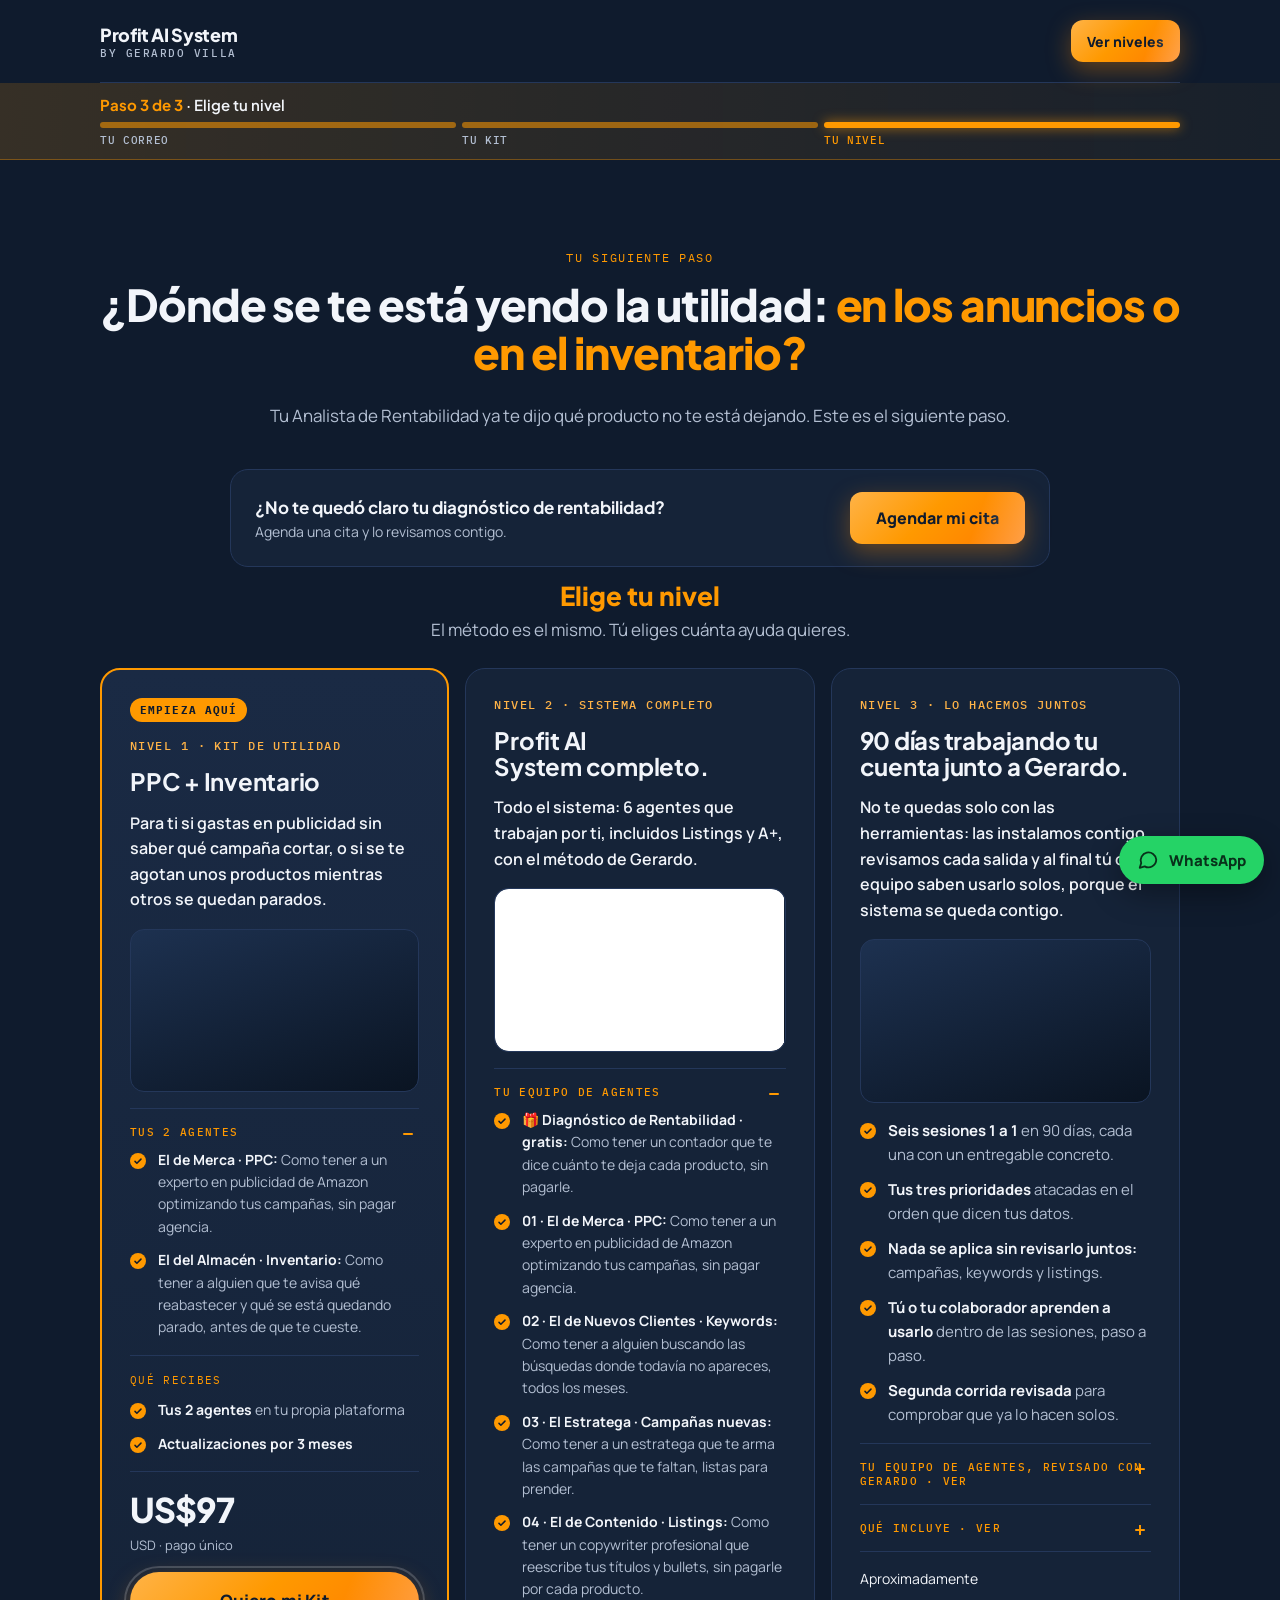
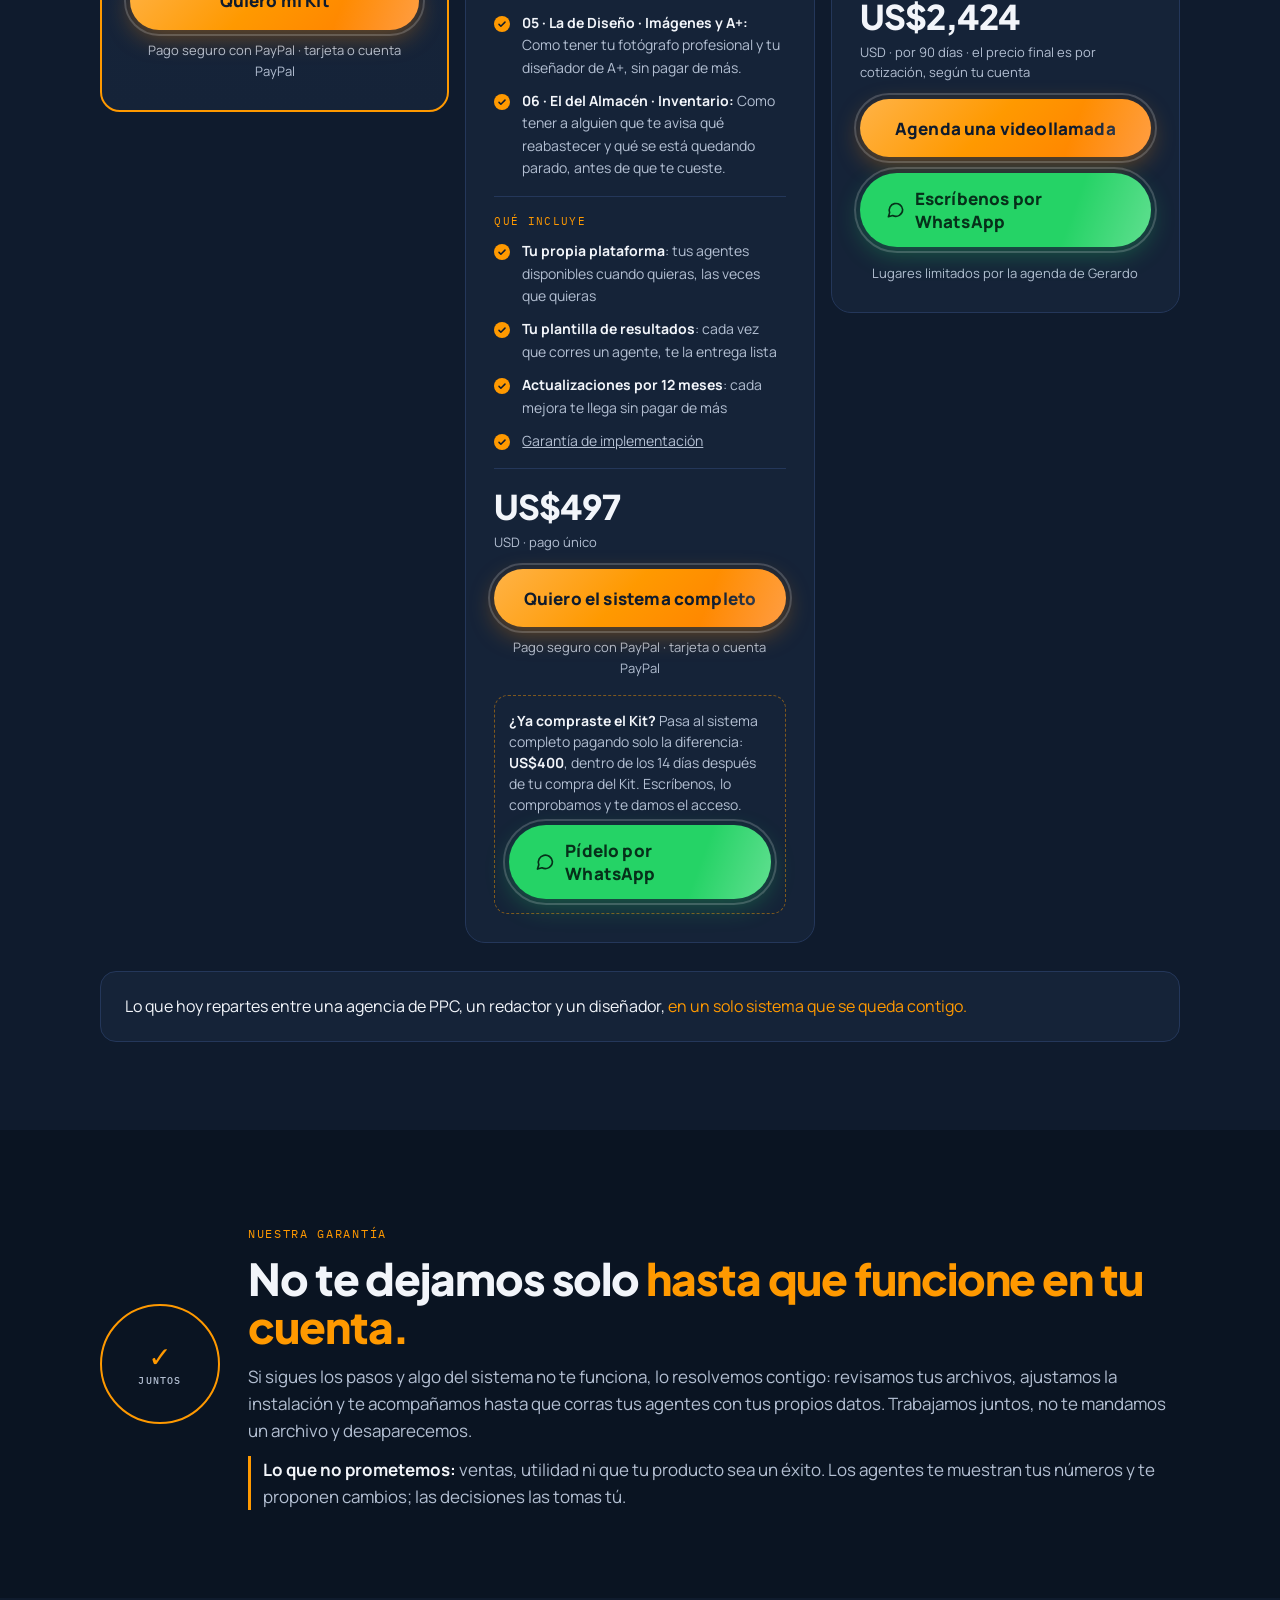
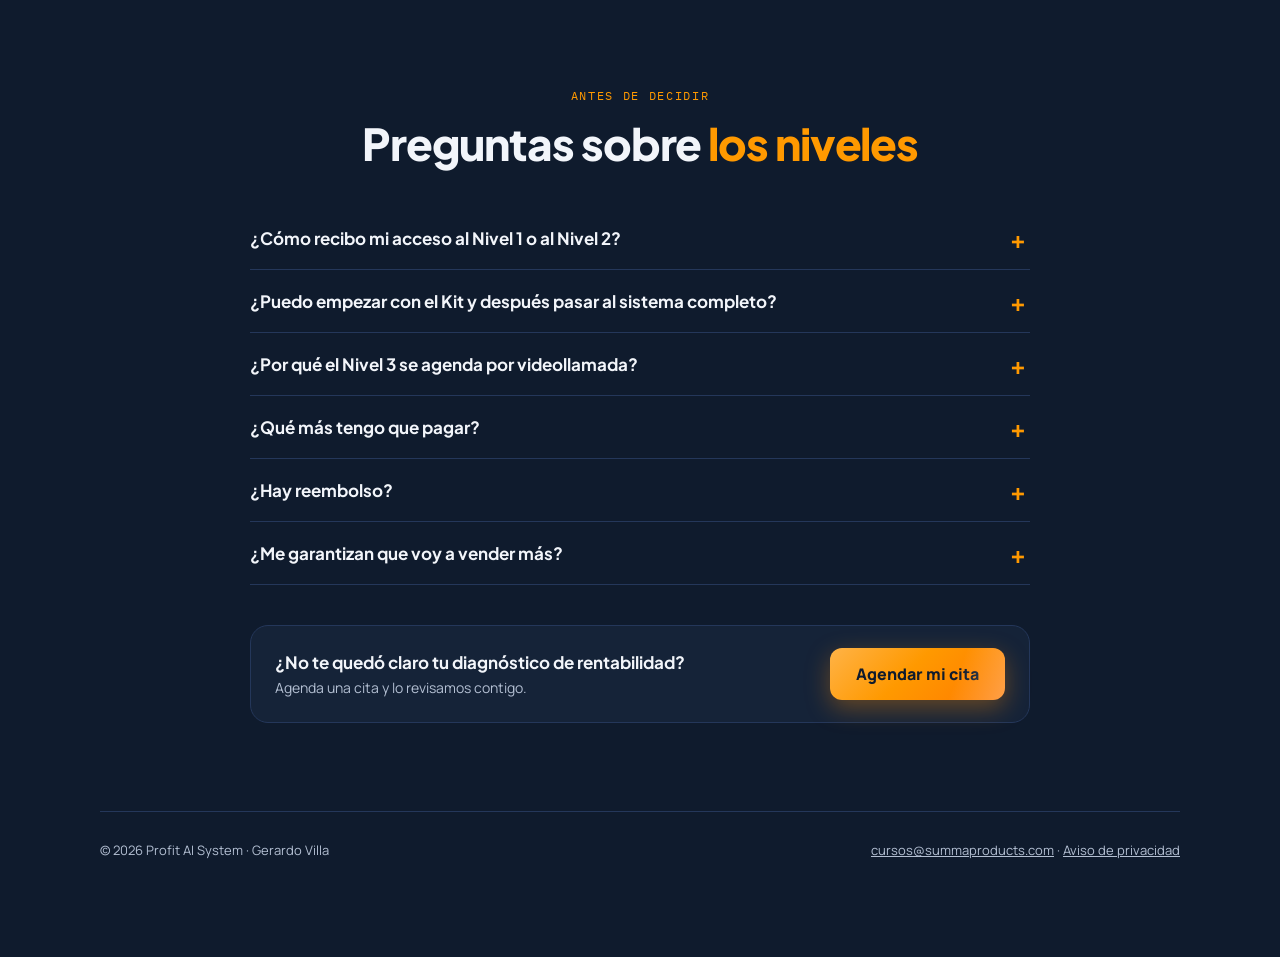
<file: sistema.html>
<!doctype html>
<html lang="es">
<head>
<meta charset="utf-8">
<meta name="viewport" content="width=device-width,initial-scale=1,viewport-fit=cover">
<title>Profit AI System y niveles</title>
<link rel="preconnect" href="https://fonts.googleapis.com">
<link rel="preconnect" href="https://fonts.gstatic.com" crossorigin>
<link rel="stylesheet" href="https://fonts.googleapis.com/css2?family=Plus+Jakarta+Sans:wght@500;700;800&family=Manrope:wght@400;500;600;700&family=IBM+Plex+Mono:wght@500&display=swap">
<link rel="stylesheet" href="assets/styles.css?v=20261124a">
<!-- Meta Pixel Code -->
<script>
!function(f,b,e,v,n,t,s)
{if(f.fbq)return;n=f.fbq=function(){n.callMethod?
n.callMethod.apply(n,arguments):n.queue.push(arguments)};
if(!f._fbq)f._fbq=n;n.push=n;n.loaded=!0;n.version='2.0';
n.queue=[];t=b.createElement(e);t.async=!0;
t.src=v;s=b.getElementsByTagName(e)[0];
s.parentNode.insertBefore(t,s)}(window, document,'script',
'https://connect.facebook.net/en_US/fbevents.js');
fbq('init', '1524049399397099');
fbq('track', 'PageView');
</script>
<noscript><img height="1" width="1" style="display:none"
src="https://www.facebook.com/tr?id=1524049399397099&ev=PageView&noscript=1"
/></noscript>
<!-- End Meta Pixel Code -->
<!-- Vigía de envío de ChatGPT Ads: anota solo las solicitudes a openai.com cuyo contenido trae "lead_created" (no manda nada) -->
<script>!function(w){var R=/^https:\/\/([a-z0-9-]+\.)*openai\.com\//,L="lead_created",E=w.__oaiEnvios=[];function reg(u,b,via){var e=null;try{if(!R.test(String(u&&u.url||u)))return null;var c=function(t){if(e||typeof t!=="string"||t.indexOf(L)<0)return;e={via:via,t:Date.now(),estado:null};E.push(e);try{w.dispatchEvent(new CustomEvent("oai-lead-solicitud",{detail:e}))}catch(x){}};if(typeof b==="string")c(b);else if(b instanceof URLSearchParams)c(b.toString());else if(b&&typeof b.text==="function")b.text().then(c,function(){});}catch(x){}return function(s){if(e){e.estado=s;try{w.dispatchEvent(new CustomEvent("oai-lead-respuesta",{detail:e}))}catch(x){}}}}var f=w.fetch;if(f)w.fetch=function(i,o){var r=reg(i,o&&o.body,"fetch");var p=f.apply(this,arguments);if(r)p.then(function(x){r(x.status||"opaca")},function(){r("error")});return p};var n=w.navigator;if(n&&n.sendBeacon){var sb=n.sendBeacon.bind(n);n.sendBeacon=function(u,d){var r=reg(u,d,"beacon");var ok=sb(u,d);if(r)r(ok?"en cola":"rechazada");return ok}}var X=w.XMLHttpRequest&&w.XMLHttpRequest.prototype;if(X){var op=X.open,se=X.send;X.open=function(m,u){this.__oaiU=u;return op.apply(this,arguments)};X.send=function(b){var r=reg(this.__oaiU,b,"xhr"),x=this;if(r)x.addEventListener("loadend",function(){r(x.status||"error")});return se.apply(this,arguments)}}}(window);</script>
<!-- ChatGPT Ads (OpenAI) Pixel: debug solo con ?oai_debug=1 en la URL -->
<script>!function(w,d,s,u){if(w.oaiq)return;var q=function(){q.q.push(arguments)};q.q=[];w.oaiq=q;var j=d.createElement(s);j.async=1;j.src=u;var f=d.getElementsByTagName(s)[0];f.parentNode.insertBefore(j,f)}(window,document,"script","https://bzrcdn.openai.com/sdk/oaiq.min.js");oaiq("init",{pixelId:"CTZKDrCM46o4jcM1QPURTB",debug:/[?&]oai_debug=1(&|$)/.test(location.search)});</script>
<!-- End ChatGPT Ads Pixel -->
</head>
<body data-pagina="sistema">
<div class="wrap"><nav>
  <a class="brand" href="index.html">Profit AI System<small>by Gerardo Villa</small></a>
  <a class="btn btn-glow" href="#niveles">Ver niveles</a>
</nav></div>
<div class="pasos"><div class="wrap"><p><b>Paso 3 de 3</b> · Elige tu nivel</p><ol><li class="ok"><span>Tu correo</span></li><li class="ok"><span>Tu kit</span></li><li class="on"><span>Tu nivel</span></li></ol></div></div>
<main>
<section id="niveles">
<div class="wrap">
  <p class="kit-nota" style="margin-bottom:18px" hidden>📩 Tu kit va en camino <span id="correo-destino">a tu correo</span> · Si no lo ves, revisa Spam o Promociones</p>
  <div class="head"><span class="eyebrow">Tu siguiente paso</span><h2>¿Dónde se te está yendo la utilidad: <em>en los anuncios o en el inventario?</em></h2><p class="muted" style="margin-top:12px">Tu Analista de Rentabilidad ya te dijo qué producto no te está dejando. Este es el siguiente paso.</p></div>
  <div class="next" style="margin:0 auto 24px;max-width:820px"><div><b style="font-family:var(--f-display)">¿No te quedó claro tu diagnóstico de rentabilidad?</b><p class="muted" style="font-size:14px">Agenda una cita y lo revisamos contigo.</p></div><a class="btn btn-glow" href="#" data-href="CITA_URL" data-evento="agendo_cita">Agendar mi cita</a></div>
  <div class="elige"><b>Elige tu nivel</b><span class="muted">El método es el mismo. Tú eliges cuánta ayuda quieres.</span></div>
  <div class="packs">
    <article class="pack hl">
      <span class="pill">Empieza aquí</span>
      <span class="tier">Nivel 1 · Kit de Utilidad</span>
      <h3>PPC + Inventario</h3>
      <p class="promise">Para ti si gastas en publicidad sin saber qué campaña cortar, o si se te agotan unos productos mientras otros se quedan parados.</p>
      <div class="video video-n1" data-video="VIDEO_N1_URL" data-evento-video="vio_video" aria-label="Video · Kit de Utilidad"><div class="play"><svg width="28" height="28" viewBox="0 0 24 24"><path d="M6 4l14 8-14 8z"/></svg></div></div>
      <details class="incluye plegable" open><summary class="k">Tus 2 agentes</summary><ul><li><span><b>El de Merca · PPC:</b> Como tener a un experto en publicidad de Amazon optimizando tus campañas, sin pagar agencia.</span></li><li><span><b>El del Almacén · Inventario:</b> Como tener a alguien que te avisa qué reabastecer y qué se está quedando parado, antes de que te cueste.</span></li></ul></details>
      <div class="incluye"><span class="k">Qué recibes</span><ul><li><span><b>Tus 2 agentes</b> en tu propia plataforma</span></li><li><span><b>Actualizaciones por 3 meses</b></span></li></ul></div>
      <div class="price"><strong data-cfg="PRECIO_N1">US$97</strong><span>USD · pago único</span></div>
      <div class="paybox"><a class="btn btn-glow cap" href="pago.html?nivel=1" data-evento="checkout">Quiero mi Kit</a><span class="payalt">Pago seguro con PayPal · tarjeta o cuenta PayPal</span></div>
    </article>
    <article class="pack">
      <span class="tier">Nivel 2 · Sistema completo</span>
      <h3>Profit AI System completo.</h3>
      <p class="promise">Todo el sistema: 6 agentes que trabajan por ti, incluidos Listings y A+, con el método de Gerardo.</p>
      <div class="video video-n1" data-video="VIDEO_N2_URL" data-evento-video="vio_video" aria-label="Video · Sistema completo"><div class="play"><svg width="28" height="28" viewBox="0 0 24 24"><path d="M6 4l14 8-14 8z"/></svg></div></div>
      <details class="incluye plegable" open><summary class="k">Tu equipo de agentes</summary><ul><li><span><b>🎁 Diagnóstico de Rentabilidad · gratis:</b> Como tener un contador que te dice cuánto te deja cada producto, sin pagarle.</span></li><li><span><b>01 · El de Merca · PPC:</b> Como tener a un experto en publicidad de Amazon optimizando tus campañas, sin pagar agencia.</span></li><li><span><b>02 · El de Nuevos Clientes · Keywords:</b> Como tener a alguien buscando las búsquedas donde todavía no apareces, todos los meses.</span></li><li><span><b>03 · El Estratega · Campañas nuevas:</b> Como tener a un estratega que te arma las campañas que te faltan, listas para prender.</span></li><li><span><b>04 · El de Contenido · Listings:</b> Como tener un copywriter profesional que reescribe tus títulos y bullets, sin pagarle por cada producto.</span></li><li><span><b>05 · La de Diseño · Imágenes y A+:</b> Como tener tu fotógrafo profesional y tu diseñador de A+, sin pagar de más.</span></li><li><span><b>06 · El del Almacén · Inventario:</b> Como tener a alguien que te avisa qué reabastecer y qué se está quedando parado, antes de que te cueste.</span></li></ul></details>
      <div class="incluye"><span class="k">Qué incluye</span><ul><li><span><b>Tu propia plataforma</b>: tus agentes disponibles cuando quieras, las veces que quieras</span></li><li><span><b>Tu plantilla de resultados</b>: cada vez que corres un agente, te la entrega lista</span></li><li><span><b>Actualizaciones por 12 meses</b>: cada mejora te llega sin pagar de más</span></li><li><span><a href="#garantia" style="color:inherit">Garantía de implementación</a></span></li></ul></div>
      <div class="price"><strong data-cfg="PRECIO_N2">US$497</strong><span>USD · pago único</span></div>
      <div class="paybox"><a class="btn btn-glow cap" href="pago.html?nivel=2" data-evento="checkout">Quiero el sistema completo</a><span class="payalt">Pago seguro con PayPal · tarjeta o cuenta PayPal</span></div>
      <div class="subida"><p style="margin:0"><b>¿Ya compraste el Kit?</b> Pasa al sistema completo pagando solo la diferencia: <b>US$400</b>, dentro de los 14 días después de tu compra del Kit. Escríbenos, lo comprobamos y te damos el acceso.</p><a class="btn wa-btn cap" href="#" data-href="WHATSAPP_SUBIDA_URL" data-evento="whatsapp" target="_blank" rel="noopener"><svg viewBox="0 0 24 24" aria-hidden="true"><path d="M21 11.5a8.5 8.5 0 0 1-12.6 7.4L3 20.5l1.6-5.2A8.5 8.5 0 1 1 21 11.5z"/></svg>Pídelo por WhatsApp</a></div>
    </article>
    <article class="pack">
      <span class="tier">Nivel 3 · Lo hacemos juntos</span>
      <h3>90 días trabajando tu cuenta junto a Gerardo.</h3>
      <p class="promise">No te quedas solo con las herramientas: las instalamos contigo, revisamos cada salida y al final tú o tu equipo saben usarlo solos, porque el sistema se queda contigo.</p>
      <div class="video video-n1" data-video="VIDEO_N3_URL" data-evento-video="vio_video" aria-label="Video · Lo hacemos juntos"><div class="play"><svg width="28" height="28" viewBox="0 0 24 24"><path d="M6 4l14 8-14 8z"/></svg></div></div>
      <ul>
        <li><span><b>Seis sesiones 1 a 1</b> en 90 días, cada una con un entregable concreto.</span></li>
        <li><span><b>Tus tres prioridades</b> atacadas en el orden que dicen tus datos.</span></li>
        <li><span><b>Nada se aplica sin revisarlo juntos:</b> campañas, keywords y listings.</span></li>
        <li><span><b>Tú o tu colaborador aprenden a usarlo</b> dentro de las sesiones, paso a paso.</span></li>
        <li><span><b>Segunda corrida revisada</b> para comprobar que ya lo hacen solos.</span></li>
      </ul>
      <details class="incluye plegable"><summary class="k">Tu equipo de agentes, revisado con Gerardo · ver</summary><p class="equipo">Tus 6 agentes, revisados contigo.</p><ul><li><span><b>🎁 Diagnóstico de Rentabilidad · gratis:</b> Como tener un contador que te dice cuánto te deja cada producto, sin pagarle.</span></li><li><span><b>01 · El de Merca · PPC:</b> Como tener a un experto en publicidad de Amazon optimizando tus campañas, sin pagar agencia.</span></li><li><span><b>02 · El de Nuevos Clientes · Keywords:</b> Como tener a alguien buscando las búsquedas donde todavía no apareces, todos los meses.</span></li><li><span><b>03 · El Estratega · Campañas nuevas:</b> Como tener a un estratega que te arma las campañas que te faltan, listas para prender.</span></li><li><span><b>04 · El de Contenido · Listings:</b> Como tener un copywriter profesional que reescribe tus títulos y bullets, sin pagarle por cada producto.</span></li><li><span><b>05 · La de Diseño · Imágenes y A+:</b> Como tener tu fotógrafo profesional y tu diseñador de A+, sin pagar de más.</span></li><li><span><b>06 · El del Almacén · Inventario:</b> Como tener a alguien que te avisa qué reabastecer y qué se está quedando parado, antes de que te cueste.</span></li></ul></details>
      <details class="incluye plegable"><summary class="k">Qué incluye · ver</summary><ul><li><span>Todo lo del Nivel 2</span></li><li><span>Seis sesiones 1 a 1 en 90 días</span></li><li><span>Revisión de tus propuestas antes de aplicarlas</span></li><li><span>Aprendes a usarlo tú o tu colaborador</span></li><li><span><a href="#garantia" style="color:inherit">Garantía de implementación</a></span></li></ul></details>
      <div class="price"><span style="font-size:14px;color:var(--fg)">Aproximadamente</span><strong data-cfg="PRECIO_N3">US$2,424</strong><span>USD · por 90 días · el precio final es por cotización, según tu cuenta</span></div>
      <a class="btn btn-glow cap" href="#" data-href="CITA_URL" data-evento="agendo_cita">Agenda una videollamada</a>
      <a class="btn wa-btn cap" href="#" data-href="WHATSAPP_URL" target="_blank" rel="noopener"><svg viewBox="0 0 24 24" aria-hidden="true"><path d="M21 11.5a8.5 8.5 0 0 1-12.6 7.4L3 20.5l1.6-5.2A8.5 8.5 0 1 1 21 11.5z"/></svg>Escríbenos por WhatsApp</a>
      <span class="payalt">Lugares limitados por la agenda de Gerardo</span>
    </article>
  </div>
  <p class="compare">Lo que hoy repartes entre una agencia de PPC, un redactor y un diseñador, <em>en un solo sistema que se queda contigo.</em></p>
</div>
</section>

<section class="deep">
  <div class="wrap guar" id="garantia" style="scroll-margin-top:24px">
    <div class="seal" style="font-size:28px">✓<small>JUNTOS</small></div>
    <div><span class="eyebrow">Nuestra garantía</span><h2 style="margin-top:10px">No te dejamos solo <em>hasta que funcione en tu cuenta.</em></h2><p class="muted" style="margin-top:12px">Si sigues los pasos y algo del sistema no te funciona, lo resolvemos contigo: revisamos tus archivos, ajustamos la instalación y te acompañamos hasta que corras tus agentes con tus propios datos. Trabajamos juntos, no te mandamos un archivo y desaparecemos.</p><p class="muted" style="margin-top:12px;border-left:3px solid var(--orange);padding-left:12px"><b style="color:var(--fg)">Lo que no prometemos:</b> ventas, utilidad ni que tu producto sea un éxito. Los agentes te muestran tus números y te proponen cambios; las decisiones las tomas tú.</p></div>
  </div>
</section>

<section>
  <div class="wrap" style="max-width:820px">
    <div class="head"><span class="eyebrow">Antes de decidir</span><h2>Preguntas sobre <em>los niveles</em></h2></div>
    <details><summary>¿Cómo recibo mi acceso al Nivel 1 o al Nivel 2?</summary><p>Al pagar te llega un correo con tu acceso a la plataforma, donde están tus agentes. Si tienes dudas, nos escribes por WhatsApp.</p></details>
    <details><summary>¿Puedo empezar con el Kit y después pasar al sistema completo?</summary><p>Sí. Dentro de los 14 días después de tu compra del Kit pagas solo la diferencia, US$400. Escríbenos por WhatsApp, comprobamos tu compra del Kit y te damos el acceso. Al día 15 ya no aplica.</p></details>
    <details><summary>¿Por qué el Nivel 3 se agenda por videollamada?</summary><p>Porque depende de la agenda de Gerardo y del tamaño de tu cuenta. En la videollamada confirmamos que podemos atenderte bien y te damos fecha de inicio.</p></details>
    <details><summary>¿Qué más tengo que pagar?</summary><p>Tu suscripción de Claude. La inversión en publicidad de tu cuenta también es aparte.</p></details>
    <details><summary>¿Hay reembolso?</summary><p>Como el sistema se descarga y queda contigo, no hay reembolso. Lo que sí hay es nuestra garantía de implementación: trabajamos contigo hasta que funcione en tu cuenta.</p></details>
    <details><summary>¿Me garantizan que voy a vender más?</summary><p>No prometemos ventas ni utilidad. Te damos el método, las herramientas y el acompañamiento para decidir con tus datos y medir lo que cambias.</p></details>
      <div class="next"><div><b style="font-family:var(--f-display)">¿No te quedó claro tu diagnóstico de rentabilidad?</b><p class="muted" style="font-size:14px">Agenda una cita y lo revisamos contigo.</p></div><a class="btn btn-glow" href="#" data-href="CITA_URL" data-evento="agendo_cita">Agendar mi cita</a></div>
  </div>
</section>
</main>
<div class="wrap"><footer>
  <span>© 2026 Profit AI System · Gerardo Villa</span>
  <span><a href="#" data-href="CORREO_MAILTO" data-cfg="CORREO"></a> · <a href="aviso-de-privacidad.html">Aviso de privacidad</a></span>
</footer></div>
<a class="wa" href="#" data-href="WHATSAPP_URL" target="_blank" rel="noopener" aria-label="Escríbenos por WhatsApp">
  <svg viewBox="0 0 24 24"><path d="M21 11.5a8.5 8.5 0 0 1-12.6 7.4L3 20.5l1.6-5.2A8.5 8.5 0 1 1 21 11.5z"/></svg><span>WhatsApp</span>
</a>
<script src="assets/config.js?v=20261124a"></script>
<script src="assets/app.js?v=20261124a"></script>
</body>
</html>
</file>
<file: assets/styles.css>
/* Landing de captura: una columna ancha, bloques alternando fondo noche / noche profundo; naranja solo en acciones y acentos. */
:root{
  --night:#0f1b2d;--deep:#0a1422;--panel:#152338;--line:#24375a;
  --fg:#f2f5fa;--muted:#b3bfd2;--orange:#ff9900;--orange-soft:#ffb347;--ink:#0f1b2d;
  --f-display:"Plus Jakarta Sans",system-ui,sans-serif;--f-body:"Manrope",system-ui,sans-serif;--f-mono:"IBM Plex Mono",ui-monospace,monospace;
  color-scheme:dark;
}
*{box-sizing:border-box}
html{scroll-behavior:smooth}
body{background:var(--night);color:var(--fg);font-family:var(--f-body);font-size:17px;line-height:1.6}
a{color:inherit}
p{margin:0}
h1,h2,h3{font-family:var(--f-display);margin:0;line-height:1.08;letter-spacing:-.025em;text-wrap:balance}
h1{font-size:clamp(36px,5.6vw,64px);font-weight:800}
h2{font-size:clamp(28px,3.8vw,44px);font-weight:800}
h3{font-size:20px;font-weight:700;letter-spacing:-.01em}
em{font-style:normal;color:var(--orange)}
.wrap{max-width:1120px;margin-inline:auto;padding-inline:20px}
.eyebrow{font-family:var(--f-mono);font-size:12px;letter-spacing:.14em;text-transform:uppercase;color:var(--orange)}
.muted{color:var(--muted)}
:focus-visible{outline:2px solid var(--orange);outline-offset:3px}

.draft{background:var(--orange);color:var(--ink);font:500 12px var(--f-mono);letter-spacing:.06em;text-align:center;padding:8px 16px}
nav{display:flex;align-items:center;justify-content:space-between;gap:16px;padding-block:20px;border-bottom:1px solid var(--line)}
.brand{font:800 18px var(--f-display);text-decoration:none;letter-spacing:-.02em}
.brand span{color:var(--orange)}
.btn{display:inline-flex;align-items:center;justify-content:center;gap:10px;min-height:52px;padding:14px 26px;border-radius:12px;border:0;background:var(--orange);color:var(--ink);font:800 16px var(--f-body);text-decoration:none;cursor:pointer;transition:background .15s,transform .15s}
.btn:hover{background:var(--orange-soft);transform:translateY(-1px)}
.btn.ghost{background:transparent;color:var(--fg);border:1px solid var(--line)}
.btn.ghost:hover{border-color:var(--orange);background:transparent}
nav .btn{min-height:42px;padding:8px 16px;font-size:14px}

section{padding-block:88px}
section.deep{background:var(--deep)}
.head{display:grid;gap:14px;max-width:760px;margin-bottom:40px}

/* Hero */
.hero{display:grid;grid-template-columns:minmax(0,1.2fr) minmax(0,.85fr);gap:48px;align-items:center;padding-block:64px 80px}
.hero .lead{font-size:19px;color:var(--muted);max-width:580px;margin-top:18px}
.capture{display:grid;gap:10px;margin-top:28px;max-width:560px}
.capture .row{display:flex;flex-wrap:wrap;gap:10px}
.capture input{flex:1 1 220px;min-width:0;padding:15px 16px;border-radius:12px;border:1px solid var(--line);background:var(--panel);color:var(--fg);font:500 16px var(--f-body)}
.capture input::placeholder{color:#7f8da5}
.capture small{font-size:13px;color:var(--muted)}
.capture .ok{font-size:14px;border:1px solid var(--orange);border-radius:10px;padding:12px 14px}
.photo{aspect-ratio:4/5;max-width:100%;border-radius:20px;background:linear-gradient(165deg,#1d3150 0%,#0f1b2d 70%);border:1px solid var(--line);position:relative;display:flex;align-items:flex-end;padding:20px}
.photo .tag{font:500 12px var(--f-mono);letter-spacing:.08em;color:var(--orange-soft)}
.photo .badge{position:absolute;top:18px;left:18px;right:18px;background:rgba(10,20,34,.85);border:1px solid var(--line);border-radius:12px;padding:12px 14px;font-size:13px}
.photo .badge b{display:block;font:700 15px var(--f-display);color:var(--fg)}
.trust{display:flex;flex-wrap:wrap;gap:10px 24px;margin-top:26px;font-size:14px;color:var(--muted)}
.trust span::before{content:"";display:inline-block;width:7px;height:7px;border-radius:50%;background:var(--orange);margin-right:8px;vertical-align:middle}

/* Problema */
.qgrid{display:grid;grid-template-columns:repeat(3,minmax(0,1fr));gap:16px}
.q{background:var(--panel);border:1px solid var(--line);border-radius:16px;padding:24px;display:grid;gap:10px}
.q .n{font:500 13px var(--f-mono);color:var(--orange)}

/* Qué vas a poder hacer */
.able{display:grid;grid-template-columns:repeat(2,minmax(0,1fr));gap:0 48px}
.able article{display:grid;grid-template-columns:44px minmax(0,1fr);gap:16px;padding-block:24px;border-top:1px solid var(--line)}
.ico{width:40px;height:40px;border-radius:10px;background:rgba(255,153,0,.12);display:flex;align-items:center;justify-content:center}
.ico svg{width:22px;height:22px;stroke:var(--orange);fill:none;stroke-width:2;stroke-linecap:round;stroke-linejoin:round}
.able p{color:var(--muted);font-size:15px;margin-top:6px}

/* Proceso */
.steps{display:grid;grid-template-columns:repeat(4,minmax(0,1fr));gap:16px}
.step{border-top:2px solid var(--orange);padding-top:18px;display:grid;gap:8px}
.step .n{font:500 12px var(--f-mono);letter-spacing:.1em;color:var(--orange)}
.step p{color:var(--muted);font-size:15px}

/* Paquetes */
.packs{display:grid;grid-template-columns:repeat(3,minmax(0,1fr));gap:16px;align-items:start}
.pack{background:var(--panel);border:1px solid var(--line);border-radius:20px;padding:28px;display:grid;gap:16px;min-width:0}
.pack.hl{border:2px solid var(--orange);background:linear-gradient(180deg,#1a2a44,#152338)}
.pill{justify-self:start;background:var(--orange);color:var(--ink);font:700 11px var(--f-mono);letter-spacing:.1em;text-transform:uppercase;padding:5px 10px;border-radius:999px}
.tier{font:500 12px var(--f-mono);letter-spacing:.12em;text-transform:uppercase;color:var(--orange-soft)}
.pack h3{font-size:24px}
.promise{font-size:16px;color:var(--fg);font-weight:600}
.pack ul{list-style:none;margin:0;padding:0;display:grid;gap:11px;font-size:15px;color:var(--muted)}
.pack li{display:grid;grid-template-columns:20px minmax(0,1fr);gap:8px}
.pack li::before{content:"";width:16px;height:16px;margin-top:4px;border-radius:50%;background:var(--orange) url("data:image/svg+xml,%3Csvg xmlns='http://www.w3.org/2000/svg' viewBox='0 0 16 16'%3E%3Cpath d='M4 8.5l2.5 2.5L12 5.5' fill='none' stroke='%230f1b2d' stroke-width='2' stroke-linecap='round' stroke-linejoin='round'/%3E%3C/svg%3E") center/12px no-repeat}
.pack li b{color:var(--fg);font-weight:700}
.price{border-top:1px solid var(--line);padding-top:16px;display:grid;gap:4px}
.price strong{font:800 34px var(--f-display);letter-spacing:-.03em}
.price span{font-size:13px;color:var(--muted)}
.price .promo-precio{display:flex;align-items:center;gap:10px;flex-wrap:wrap;font-size:15px;color:var(--muted)}
.price .promo-precio s{font-weight:700}
/* Promoción (Buen Fin): rojo solo para la promo */
.promo-pill{display:inline-block;background:#e3262d;color:#fff;font:800 12px var(--f-mono);letter-spacing:.08em;text-transform:uppercase;padding:6px 12px;border-radius:999px;box-shadow:0 0 0 0 rgba(227,38,45,.6);animation:promoLatido 1.8s ease-out infinite}
.promo-cuenta{font:700 13px var(--f-mono);color:#ff6b6b;letter-spacing:.02em}
.promo-cuenta b{color:#fff;font-variant-numeric:tabular-nums}
.pack.hl,.pack.con-promo,.pago-promo{position:relative}
.pack:has(.promo-sticker){border-color:#e3262d;box-shadow:0 0 0 1px rgba(227,38,45,.35),0 18px 50px -20px rgba(227,38,45,.55)}
.promo-sticker{position:absolute;top:-22px;right:-10px;width:92px;height:92px;border-radius:50%;background:#e3262d;color:#fff;display:grid;place-content:center;text-align:center;transform:rotate(12deg);box-shadow:0 10px 24px -8px rgba(0,0,0,.6);border:3px solid #fff;z-index:2;animation:promoSticker 3s ease-in-out infinite;pointer-events:none}
.promo-sticker span{font:800 13px/1.05 var(--f-display);text-transform:uppercase;letter-spacing:.02em}
.promo-sticker b{font:900 22px/1 var(--f-display)}
.promo-sticker img{width:100%;height:100%;object-fit:contain;filter:drop-shadow(0 8px 14px rgba(0,0,0,.55))}
.promo-sticker:has(img){background:transparent;border:0;border-radius:0;box-shadow:none;width:120px;height:120px;top:-34px;right:-14px}
.promo-sticker .promo-sticker-pct{position:absolute;right:4px;bottom:-24px;background:#e3262d;color:#fff;border:3px solid #fff;border-radius:999px;padding:4px 9px;font:900 17px/1 var(--f-display);transform:rotate(-14deg);box-shadow:0 6px 14px -4px rgba(0,0,0,.6)}
@keyframes promoLatido{0%{box-shadow:0 0 0 0 rgba(227,38,45,.6)}70%{box-shadow:0 0 0 12px rgba(227,38,45,0)}100%{box-shadow:0 0 0 0 rgba(227,38,45,0)}}
@keyframes promoSticker{0%,100%{transform:rotate(12deg) scale(1)}50%{transform:rotate(6deg) scale(1.07)}}
@media (max-width:640px){.promo-sticker:has(img){width:96px;height:96px;top:-28px;right:-8px}.promo-sticker{width:76px;height:76px;top:-18px;right:-6px}.promo-sticker b{font-size:18px}.promo-sticker span{font-size:11px}}
.pack .promo-sticker .promo-sticker-pct{right:auto;left:-40px;bottom:4px}
.pack.con-promo .promo-sticker .promo-sticker-pct{left:auto;right:2px;bottom:-26px}
.pack.con-promo h3{padding-right:64px}
.pago-promo .promo-sticker:has(img){width:88px;height:88px;top:-44px;right:-10px}
.pago-promo .promo-sticker .promo-sticker-pct{font-size:14px;bottom:-14px}
@media (prefers-reduced-motion:reduce){.promo-pill,.promo-sticker{animation:none}}
.compare{margin-top:28px;background:var(--panel);border:1px solid var(--line);border-radius:16px;padding:22px 24px;font-size:16px}

/* Gerardo */
.about{display:grid;grid-template-columns:minmax(0,.8fr) minmax(0,1.2fr);gap:48px;align-items:center}
.about .photo{aspect-ratio:1/1}
.about ul{margin:20px 0 0;padding:0;list-style:none;display:grid;gap:10px;color:var(--muted)}
.about li::before{content:"—";color:var(--orange);margin-right:10px}

/* FAQ */
details{border-bottom:1px solid var(--line)}
summary{cursor:pointer;list-style:none;padding:20px 36px 20px 0;position:relative;font:700 17px var(--f-display)}
summary::-webkit-details-marker{display:none}
summary::after{content:"+";position:absolute;right:4px;top:16px;font-size:24px;color:var(--orange)}
details[open] summary::after{content:"−"}
details p{color:var(--muted);padding:0 32px 20px 0;font-size:16px}

/* Cierre */
.final{text-align:center;display:grid;justify-items:center;gap:16px}
.final .capture{width:100%}
footer{border-top:1px solid var(--line);padding-block:28px 96px;display:flex;flex-wrap:wrap;gap:12px;justify-content:space-between;font-size:13px;color:var(--muted)}

/* WhatsApp flotante */
.wa{position:fixed;right:16px;bottom:calc(16px + env(safe-area-inset-bottom,0px));display:inline-flex;align-items:center;gap:10px;background:#25d366;color:#08311a;font:800 15px var(--f-body);padding:13px 18px;border-radius:999px;text-decoration:none;box-shadow:0 10px 30px rgba(0,0,0,.35);z-index:5}
.wa svg{width:22px;height:22px;fill:none;stroke:#08311a;stroke-width:2;stroke-linecap:round;stroke-linejoin:round}

@media (max-width:900px){
  .hero,.about{grid-template-columns:minmax(0,1fr);gap:32px}
  .hero .photo{aspect-ratio:16/11}
  .qgrid,.packs{grid-template-columns:minmax(0,1fr)}
  .able{grid-template-columns:minmax(0,1fr)}
  .steps{grid-template-columns:repeat(2,minmax(0,1fr))}
  section{padding-block:64px}
  nav .navlink{display:none}
}
@media (max-width:520px){.steps{grid-template-columns:minmax(0,1fr)}.wa span{display:none}.wa{padding:14px}}
@media (prefers-reduced-motion:reduce){html{scroll-behavior:auto}.btn,.btn:hover{transition:none;transform:none}}

/* ---- Componentes del embudo de 4 páginas ---- */
.progress{display:flex;flex-wrap:wrap;gap:6px 18px;padding-block:14px;font:500 12px var(--f-mono);letter-spacing:.08em;text-transform:uppercase;color:#7f8da5;border-bottom:1px solid var(--line)}
.progress b{color:var(--orange);font-weight:500}
.progress span.done{color:var(--muted)}
.brand small{display:block;font:500 11px var(--f-mono);letter-spacing:.14em;color:var(--muted);text-transform:uppercase}
.video{width:100%;max-width:100%;aspect-ratio:16/9;border-radius:18px;background:linear-gradient(160deg,#1d3150,#0a1422);border:1px solid var(--line);display:flex;flex-direction:column;align-items:center;justify-content:center;gap:14px;text-align:center;padding:16px}
.play{width:76px;height:76px;border-radius:50%;background:var(--orange);display:flex;align-items:center;justify-content:center}
.play svg{width:28px;height:28px;fill:var(--ink);margin-left:4px}
.vtag{font:500 12px var(--f-mono);letter-spacing:.1em;text-transform:uppercase;color:var(--muted)}
.two{display:grid;grid-template-columns:minmax(0,1.3fr) minmax(0,.9fr);gap:32px;align-items:start}
.card{background:var(--panel);border:1px solid var(--line);border-radius:18px;padding:24px;display:grid;gap:12px;min-width:0}
.list{list-style:none;margin:0;padding:0;display:grid;gap:12px;font-size:15px;color:var(--muted)}
.list li{display:grid;grid-template-columns:26px minmax(0,1fr);gap:10px}
.list li i{font-style:normal;width:24px;height:24px;border-radius:50%;border:1px solid var(--orange);color:var(--orange);font:600 12px var(--f-mono);display:flex;align-items:center;justify-content:center}
.list li b{color:var(--fg)}
.skill{display:grid;grid-template-columns:minmax(0,1fr) minmax(0,1fr);gap:28px;padding-block:40px;border-top:1px solid var(--line)}
.skill:last-of-type{border-bottom:1px solid var(--line)}
.skill .num{font:800 56px var(--f-display);color:var(--orange);line-height:1;letter-spacing:-.04em}
.kv{display:grid;gap:14px}
.kv div{display:grid;gap:4px}
.kv dt,.kv .k{font:500 11px var(--f-mono);letter-spacing:.12em;text-transform:uppercase;color:var(--orange-soft)}
.kv p{color:var(--muted);font-size:15px}
.sample{background:var(--deep);border:1px solid var(--line);border-radius:14px;padding:16px;font:500 13px var(--f-mono);color:var(--muted);display:grid;gap:8px;overflow-x:auto}
.sample .row{display:grid;grid-template-columns:minmax(0,1.4fr) minmax(0,1fr) minmax(0,1.3fr);gap:10px;min-width:420px}
.sample .row.h{color:var(--orange-soft);text-transform:uppercase;font-size:11px;letter-spacing:.1em}
.sample .note{font:500 11px var(--f-mono);color:#7f8da5}
.matrix{width:100%;border-collapse:collapse;font-size:15px;min-width:620px}
.mw{overflow-x:auto;border:1px solid var(--line);border-radius:16px}
.matrix th,.matrix td{padding:14px 16px;border-bottom:1px solid var(--line);text-align:left;vertical-align:top}
.matrix th{font:700 14px var(--f-display);background:var(--panel)}
.matrix td.c{text-align:center;color:var(--orange);font-weight:800;width:110px}
.matrix td.x{text-align:center;color:#5c6a82;width:110px}
.matrix tr:last-child td{border-bottom:0}
.paybox{display:grid;gap:10px}
.payalt{font-size:13px;color:var(--muted);text-align:center}
.guar{display:grid;grid-template-columns:120px minmax(0,1fr);gap:28px;align-items:center}
.seal{width:120px;height:120px;border-radius:50%;border:2px solid var(--orange);display:flex;flex-direction:column;align-items:center;justify-content:center;font:800 40px var(--f-display);color:var(--orange);line-height:1}
.seal small{font:500 10px var(--f-mono);letter-spacing:.12em;color:var(--muted);margin-top:4px}
.next{display:flex;flex-wrap:wrap;gap:14px;align-items:center;justify-content:space-between;background:var(--panel);border:1px solid var(--line);border-radius:18px;padding:22px 24px;margin-top:40px}
.photo img{position:absolute;inset:0;width:100%;height:100%;object-fit:cover;border-radius:inherit}
@media (max-width:900px){.two,.skill,.guar{grid-template-columns:minmax(0,1fr)}.skill{gap:18px}}
.photo .badge.badge-bottom{top:auto;bottom:18px}

/* Botón principal que brilla (Lo quiero, Ver niveles) */
.btn-glow{background:linear-gradient(135deg,#ffb347 0%,#ff9900 45%,#ff7a00 100%);color:var(--ink);border:0;position:relative;box-shadow:0 0 0 0 rgba(255,153,0,.55),0 8px 24px rgba(255,140,0,.35);animation:glow 2.2s ease-in-out infinite}
.btn-glow:hover{background:linear-gradient(135deg,#ffc56b 0%,#ffa31a 45%,#ff8a1a 100%);color:var(--ink)}
.btn-glow::after{content:"";position:absolute;inset:0;border-radius:inherit;background:linear-gradient(110deg,transparent 30%,rgba(255,255,255,.45) 50%,transparent 70%);background-size:250% 100%;animation:shine 3.2s ease-in-out infinite;pointer-events:none}
@keyframes glow{0%,100%{box-shadow:0 0 0 0 rgba(255,153,0,.5),0 8px 24px rgba(255,140,0,.3)}50%{box-shadow:0 0 0 8px rgba(255,153,0,0),0 10px 34px rgba(255,140,0,.55)}}
@keyframes shine{0%{background-position:150% 0}60%,100%{background-position:-50% 0}}
nav .btn-glow{min-height:42px}
/* Botones de WhatsApp */
.wa-btn{background:#25d366;color:#06301a;border:0}
.wa-btn:hover{background:#3ee07b;color:#06301a}
.wa-btn svg{width:20px;height:20px;fill:none;stroke:currentColor;stroke-width:2;stroke-linecap:round;stroke-linejoin:round}
@media (prefers-reduced-motion:reduce){.btn-glow,.btn-glow::after{animation:none}}

/* Qué incluye, dentro de cada nivel */
.incluye{border-top:1px solid var(--line);padding-top:16px;display:grid;gap:10px}
.incluye .k{font-family:var(--f-mono);font-size:11px;letter-spacing:.12em;text-transform:uppercase;color:var(--orange)}
.incluye ul{font-size:14px}

/* Botones de compra y cotización de los niveles: en cápsula */
.btn.cap{border-radius:999px;width:100%;min-height:58px;font-size:17px;letter-spacing:.01em;outline:2px solid rgba(255,255,255,.18);outline-offset:4px}
.wa-btn.cap{box-shadow:0 8px 24px rgba(37,211,102,.3)}

/* Pago: aviso de a qué correo llega el acceso */
.aviso-correo{font-size:14px;line-height:1.55;color:var(--muted);background:rgba(255,153,0,.08);border:1px solid rgba(255,153,0,.35);border-radius:12px;padding:12px 14px}
.aviso-correo b{color:var(--fg)}
.hero-video{display:grid;gap:12px}
.hero-video p{font-size:13px;text-align:center}
.gerardo{background:var(--card,#132036);border:1px solid var(--line);border-radius:18px;padding:20px;display:grid;gap:12px}
.gerardo-top{display:flex;align-items:center;gap:16px}
.gerardo-top img{flex:none;width:96px;height:96px;border-radius:50%;object-fit:cover;object-position:center 20%;border:3px solid var(--orange)}
.gerardo-top b{display:block;font:800 22px var(--f-display);margin-top:4px}
.gerardo-top .sub{color:var(--orange);font-weight:700;font-size:15px}
.gerardo p{font-size:15px;color:var(--muted);margin:0;text-align:left}
.gerardo ul{margin:0;padding:0;list-style:none;display:grid;gap:8px;font-size:14px;color:var(--fg)}
.gerardo li::before{content:"—";color:var(--orange);margin-right:10px}
.hero-video{display:grid;gap:16px}
/* WhatsApp con el mismo brillo, en verde */
.wa-btn{position:relative;box-shadow:0 8px 24px rgba(37,211,102,.3);animation:glowwa 2.2s ease-in-out infinite}
.wa-btn::after{content:"";position:absolute;inset:0;border-radius:inherit;background:linear-gradient(110deg,transparent 30%,rgba(255,255,255,.45) 50%,transparent 70%);background-size:250% 100%;animation:shine 3.2s ease-in-out infinite;pointer-events:none}
@keyframes glowwa{0%,100%{box-shadow:0 0 0 0 rgba(37,211,102,.5),0 8px 24px rgba(37,211,102,.3)}50%{box-shadow:0 0 0 8px rgba(37,211,102,0),0 10px 34px rgba(37,211,102,.5)}}
@media (prefers-reduced-motion:reduce){.wa-btn,.wa-btn::after{animation:none}}
/* Botón para activar el sonido si el navegador no deja arrancar con audio */
.video{position:relative}
.sonido{white-space:nowrap;position:absolute;left:50%;top:50%;transform:translate(-50%,-50%);display:inline-flex;align-items:center;gap:10px;padding:14px 22px;border-radius:999px;border:0;background:linear-gradient(135deg,#ffb347 0%,#ff9900 45%,#ff7a00 100%);color:var(--ink);font:800 16px var(--f-body);cursor:pointer;box-shadow:0 8px 24px rgba(0,0,0,.45);animation:glow 2.2s ease-in-out infinite}
.sonido[hidden]{display:none}

/* ---- Pasos: que se note en qué página vas ---- */
.pasos{background:linear-gradient(90deg,rgba(255,153,0,.16),rgba(255,153,0,.04));border-bottom:1px solid rgba(255,153,0,.35)}
.pasos .wrap{display:grid;gap:8px;padding-block:12px}
.pasos p{font:600 15px var(--f-display);color:var(--fg)}
.pasos p b{color:var(--orange)}
.pasos ol{list-style:none;margin:0;padding:0;display:grid;grid-template-columns:repeat(3,minmax(0,1fr));gap:6px}
.pasos li{display:grid;gap:5px;font:500 11px var(--f-mono);letter-spacing:.06em;text-transform:uppercase;color:#7f8da5}
.pasos li::before{content:"";height:6px;border-radius:99px;background:#2a3d60}
.pasos li.ok{color:var(--muted)}
.pasos li.ok::before{background:rgba(255,153,0,.55)}
.pasos li.on{color:var(--orange)}
.pasos li.on::before{background:var(--orange);box-shadow:0 0 12px rgba(255,153,0,.7)}
/* Kit: el botón de descarga primero y grande */
.kit-cta{display:grid;gap:8px;justify-items:center;text-align:center;background:var(--panel);border:2px solid var(--orange);border-radius:18px;padding:16px 18px;margin:0 auto 36px;max-width:560px}
.kit-btn{max-width:280px;font-size:16px;min-height:50px}
.kit-cta p{font-size:13px;color:var(--muted)}
/* Niveles: los 5 agentes plegables */
details.incluye{border-bottom:0}
details.incluye summary{padding:0;font:500 11px var(--f-mono);letter-spacing:.12em;text-transform:uppercase;color:var(--orange)}
details.incluye summary::after{top:-6px;font-size:20px}
details.incluye ul{margin-top:10px}
/* Celular: títulos al centro y grandes, todo más compacto, el pago primero */
@media (max-width:900px){
  h1{font-size:clamp(38px,10.5vw,52px)}
  h2{font-size:clamp(30px,8.4vw,40px)}
  .head,.hero>div:first-child{text-align:center;justify-items:center;margin-inline:auto}
  .hero .lead,.head p{margin-inline:auto}
  .hero .capture{margin-inline:auto}
  .trust{justify-content:center}
  section{padding-block:40px}
  .hero{padding-block:28px 40px}
  .head{margin-bottom:24px}
  .pack{padding:20px;gap:12px}
  .pack ul{gap:8px;font-size:14px}
  .q{padding:18px}
  .able article{padding-block:16px}
  .next{margin-top:24px;padding:18px}
  .guar{gap:16px;text-align:center;justify-items:center}
  .seal{width:90px;height:90px}
  .compare{margin-top:18px;padding:16px;font-size:15px}
  .pago-orden>aside{order:-1}
  .pasos p{text-align:center}
}
body{margin:0}
@media (max-width:900px){
  nav .btn{white-space:nowrap;font-size:13px;padding:8px 12px}
  .brand{font-size:16px}
  .hero .lead{font-size:17px}
  .capture .row .btn{flex:1 1 100%}
}
.elige{display:grid;gap:4px;margin:-12px 0 24px}
.elige b{font:800 26px var(--f-display);color:var(--orange)}
@media (max-width:900px){.elige{text-align:center;justify-items:center}}
/* Títulos a todo lo ancho: menos renglones */
h1,h2{text-wrap:wrap}
.head{max-width:none}
.head p{max-width:760px}
@media (min-width:901px){.head{text-align:center;justify-items:center}.head p{margin-inline:auto}.elige{text-align:center;justify-items:center}}
@media (max-width:900px){
  .wrap{padding-inline:14px}
  h1{font-size:clamp(34px,9.6vw,48px)}
  h2{font-size:clamp(28px,8vw,38px)}
}

/* Títulos más a la orilla en celular */
@media (max-width:900px){.head h1,.head h2{margin-inline:-8px;letter-spacing:-.03em}}

/* Nota chiquita de "tu kit va en camino" (página 2) */
.kit-nota{font:500 11px var(--f-mono);letter-spacing:.06em;text-transform:uppercase;color:var(--orange);text-align:center;margin:0;line-height:1.6}
.kit-nota span{color:var(--muted);text-transform:none;letter-spacing:0}
@media (max-width:900px){.video-grande{margin-inline:-14px;width:calc(100% + 28px);max-width:none;border-radius:0;border-inline:0}}

/* ==== Inicio (index.html): se entiende en 3 segundos. Todo acotado a body[data-pagina="inicio"] ==== */
body[data-pagina="inicio"] main{overflow-x:clip}
.ih{position:relative;isolation:isolate;padding-block:24px 48px}
.ih::before{content:"";position:absolute;z-index:-1;left:50%;top:40px;width:340px;height:340px;transform:translateX(-50%);border-radius:50%;background:rgba(255,153,0,.21);filter:blur(60px);pointer-events:none}
.ih-wrap{max-width:1200px;margin-inline:auto;padding-inline:16px;display:grid;gap:22px;text-align:center}
.ih-izq{display:grid;gap:14px;justify-items:center}
/* Cápsula de privacidad */
.privado{display:inline-flex;align-items:center;gap:10px;background:#ff9900;color:#0f1b2d;font:700 15px var(--f-body);line-height:1.3;padding:10px 18px;border-radius:999px;box-shadow:0 0 18px rgba(255,153,0,.55);text-align:left;max-width:100%}
.privado svg{flex:none;width:18px;height:18px;fill:none;stroke:#0f1b2d;stroke-width:2.2;stroke-linecap:round;stroke-linejoin:round}
.ih-kicker{font:500 11px var(--f-mono);letter-spacing:.14em;text-transform:uppercase;color:#ffb347}
.ih h1{font:800 33px/1.12 var(--f-display);color:#fff;letter-spacing:-.025em;margin:0}
.dorado{background:linear-gradient(100deg,#ff9900 0%,#ffc45c 100%);-webkit-background-clip:text;background-clip:text;color:transparent;-webkit-box-decoration-break:clone;box-decoration-break:clone;filter:drop-shadow(0 0 14px rgba(255,153,0,.35))}
.ih-sub{font-size:17px;line-height:1.5;color:#fff;max-width:620px}
.ih-sub b{font-weight:800}
.ih-sub .claro{color:#ffb347}
/* Formulario */
.ih-form{width:100%;max-width:640px;margin:4px 0 0}
.ih-form .row{display:grid;grid-template-columns:minmax(0,1fr);gap:10px}
.ih-form .row .btn,.ih-form .row input{flex:none;width:100%}
.ih-form input{flex:none;height:54px;padding:0 16px;background:#0a1422;border:1px solid #3a5280;border-radius:14px;color:#fff;font:500 17px var(--f-body);transition:border-color .2s,box-shadow .2s}
.ih-form input::placeholder{color:#e1e7f0;opacity:.75}
.ih-form input:focus{outline:none;border-color:#ff9900;box-shadow:0 0 0 3px rgba(255,153,0,.25),0 0 24px rgba(255,153,0,.25)}
body[data-pagina="inicio"] .btn-glow{background:linear-gradient(135deg,#ffb347 0%,#ff9900 100%);color:#0f1b2d;animation:respira 2.5s ease-in-out infinite}
body[data-pagina="inicio"] .btn-glow::after{animation:none;background-position:150% 0;transition:background-position .9s ease}
body[data-pagina="inicio"] .btn-glow:hover::after{background-position:-50% 0}
.ih-form .btn-glow{height:58px;min-height:58px;border-radius:14px;font:800 18px var(--f-display);width:100%}
@keyframes respira{0%,100%{box-shadow:0 8px 28px rgba(255,153,0,.35)}50%{box-shadow:0 8px 44px rgba(255,153,0,.65)}}
.ih-nota{display:none;font-size:15px;color:#fff;line-height:1.5}
.ih-nota b{font-weight:800}
/* Gerardo (una sola vez) */
.ih-gerardo{display:flex;align-items:center;gap:14px;text-align:left;margin-top:6px}
.ih-gerardo img{flex:none;width:64px;height:64px;border-radius:50%;object-fit:cover;object-position:center 20%;border:2px solid #ff9900;box-shadow:0 0 0 4px rgba(255,153,0,.15),0 0 28px rgba(255,153,0,.55)}
.ih-gerardo div{display:grid;gap:2px;line-height:1.35}
.ih-gerardo b{font:800 17px var(--f-display);color:#fff}
.ih-gerardo span{font-size:14px;color:#e1e7f0}
.ih-gerardo .dato{font-weight:800;color:#ffb347}
/* Video */
.ih-video .video{border-radius:18px;box-shadow:0 0 36px rgba(255,153,0,.18);overflow:hidden}
/* Tu diagnóstico te contesta */
.ih-contesta{background:#152338;border:1px solid #2c4470;border-radius:18px;padding:20px 18px;text-align:left}
.ih-contesta h2{font:800 20px var(--f-display);color:#fff;margin:0 0 12px}
.ih-contesta ul{list-style:none;margin:0;padding:0;display:grid;gap:14px}
.ih-contesta li{display:grid;grid-template-columns:28px minmax(0,1fr);gap:12px;align-items:start;font-size:16px;line-height:1.45;color:#e1e7f0}
.ih-contesta li b{color:#fff;font-weight:800}
.ih-contesta li i{width:28px;height:28px;border-radius:50%;background:#ff9900;display:flex;align-items:center;justify-content:center;box-shadow:0 0 14px rgba(255,153,0,.45)}
.ih-contesta li i svg{width:16px;height:16px;fill:none;stroke:#0f1b2d;stroke-width:2.4;stroke-linecap:round;stroke-linejoin:round}
/* Preguntas y cierre */
.ih-faq{position:relative;isolation:isolate}
.ih-faq::before{content:"";position:absolute;z-index:-1;right:-80px;top:10%;width:320px;height:320px;border-radius:50%;background:rgba(255,153,0,.10);filter:blur(70px);pointer-events:none}
.ih-faq summary{color:#fff}
.ih-faq details p{color:#e1e7f0;font-size:15px}
.ih-cierre-sec{position:relative;isolation:isolate;padding-top:8px}
.ih-cierre-sec::before{content:"";position:absolute;z-index:-1;left:-60px;bottom:10%;width:320px;height:320px;border-radius:50%;background:rgba(255,196,92,.10);filter:blur(70px);pointer-events:none}
.ih-cierre{max-width:860px;margin-inline:auto;background:#152338;border:1px solid #3a5280;border-radius:22px;padding:28px 18px;display:grid;gap:16px;justify-items:center;text-align:center;box-shadow:0 0 50px rgba(255,153,0,.12)}
.gratis{background:#ff9900;color:#0f1b2d;font:600 12px var(--f-mono);letter-spacing:.14em;text-transform:uppercase;padding:6px 14px;border-radius:999px;box-shadow:0 0 16px rgba(255,153,0,.5)}
.ih-cierre h2{font:800 28px/1.12 var(--f-display);color:#fff;letter-spacing:-.02em}
.ih-nota2{font-size:15px;color:#e1e7f0}
/* Computadora */
@media (min-width:768px){
  .ih{padding-block:48px 72px}
  .ih::before{left:28%;top:20px;width:560px;height:440px;filter:blur(80px);background:rgba(255,153,0,.22)}
  .ih-wrap{padding-inline:24px;grid-template-columns:minmax(0,1.05fr) minmax(0,.95fr);grid-template-areas:"izq video" "contesta contesta";gap:28px 48px;text-align:left;align-items:center}
  .ih-izq{grid-area:izq;justify-items:start}
  .ih-video{grid-area:video}
  .ih-contesta{grid-area:contesta;background:none;border:0;padding:0;text-align:center;margin-top:12px}
  .privado{font-size:17px;white-space:nowrap}
  .ih-kicker{font-size:13px}
  .ih h1{font-size:50px;line-height:1.08}
  .ih-sub{font-size:19px}
  .ih-form .row{grid-template-columns:minmax(0,1fr) auto}
  .ih-form .row .btn{width:auto}
  .ih-form .btn-glow{width:auto;padding-inline:26px}
  .ih-nota{display:block;max-width:600px}
  .ih-gerardo{border-top:1px solid #24375a;padding-top:16px;margin-top:4px;width:100%}
  .ih-gerardo img{width:76px;height:76px}
  .ih-video .video{aspect-ratio:16/10;border-radius:22px;box-shadow:0 0 60px rgba(255,153,0,.22)}
  .ih-contesta h2{font-size:26px;margin-bottom:18px}
  .ih-contesta ul{grid-template-columns:repeat(3,minmax(0,1fr));gap:16px;text-align:left}
  .ih-contesta li{background:#152338;border:1px solid #2c4470;border-radius:18px;padding:20px;transition:border-color .25s,box-shadow .25s}
  .ih-contesta li:hover{border-color:#ff9900;box-shadow:0 0 24px rgba(255,153,0,.2)}
  .ih-cierre{padding:40px 32px}
  .ih-cierre h2{font-size:38px}
}
@media (max-width:767px){
  body[data-pagina="inicio"] .head{text-align:center}
}
@media (prefers-reduced-motion:reduce){
  body[data-pagina="inicio"] .btn-glow,body[data-pagina="inicio"] .btn-glow::after{animation:none;transition:none}
  .ih-form input,.ih-contesta li{transition:none}
}

/* Niveles: frase del equipo arriba de la lista de agentes */
.incluye .equipo{margin-top:10px;font:700 14px var(--f-body);color:var(--orange-soft)}

/* Bloques que se esconden con el atributo hidden (p. ej. los de cada nivel en pago y gracias) */
[hidden]{display:none!important}

/* Nivel 2: opción de pagar solo la diferencia si ya compró el Kit */
.pack .subida{display:grid;gap:10px;padding:14px;border:1px dashed rgba(255,153,0,.45);border-radius:14px;font-size:14px;line-height:1.5;color:var(--muted)}
.pack .subida b{color:var(--fg)}

/* Video del Nivel 1 dentro de su tarjeta */
.pack .video-n1{border-radius:14px;overflow:hidden;padding:0}
</file>
